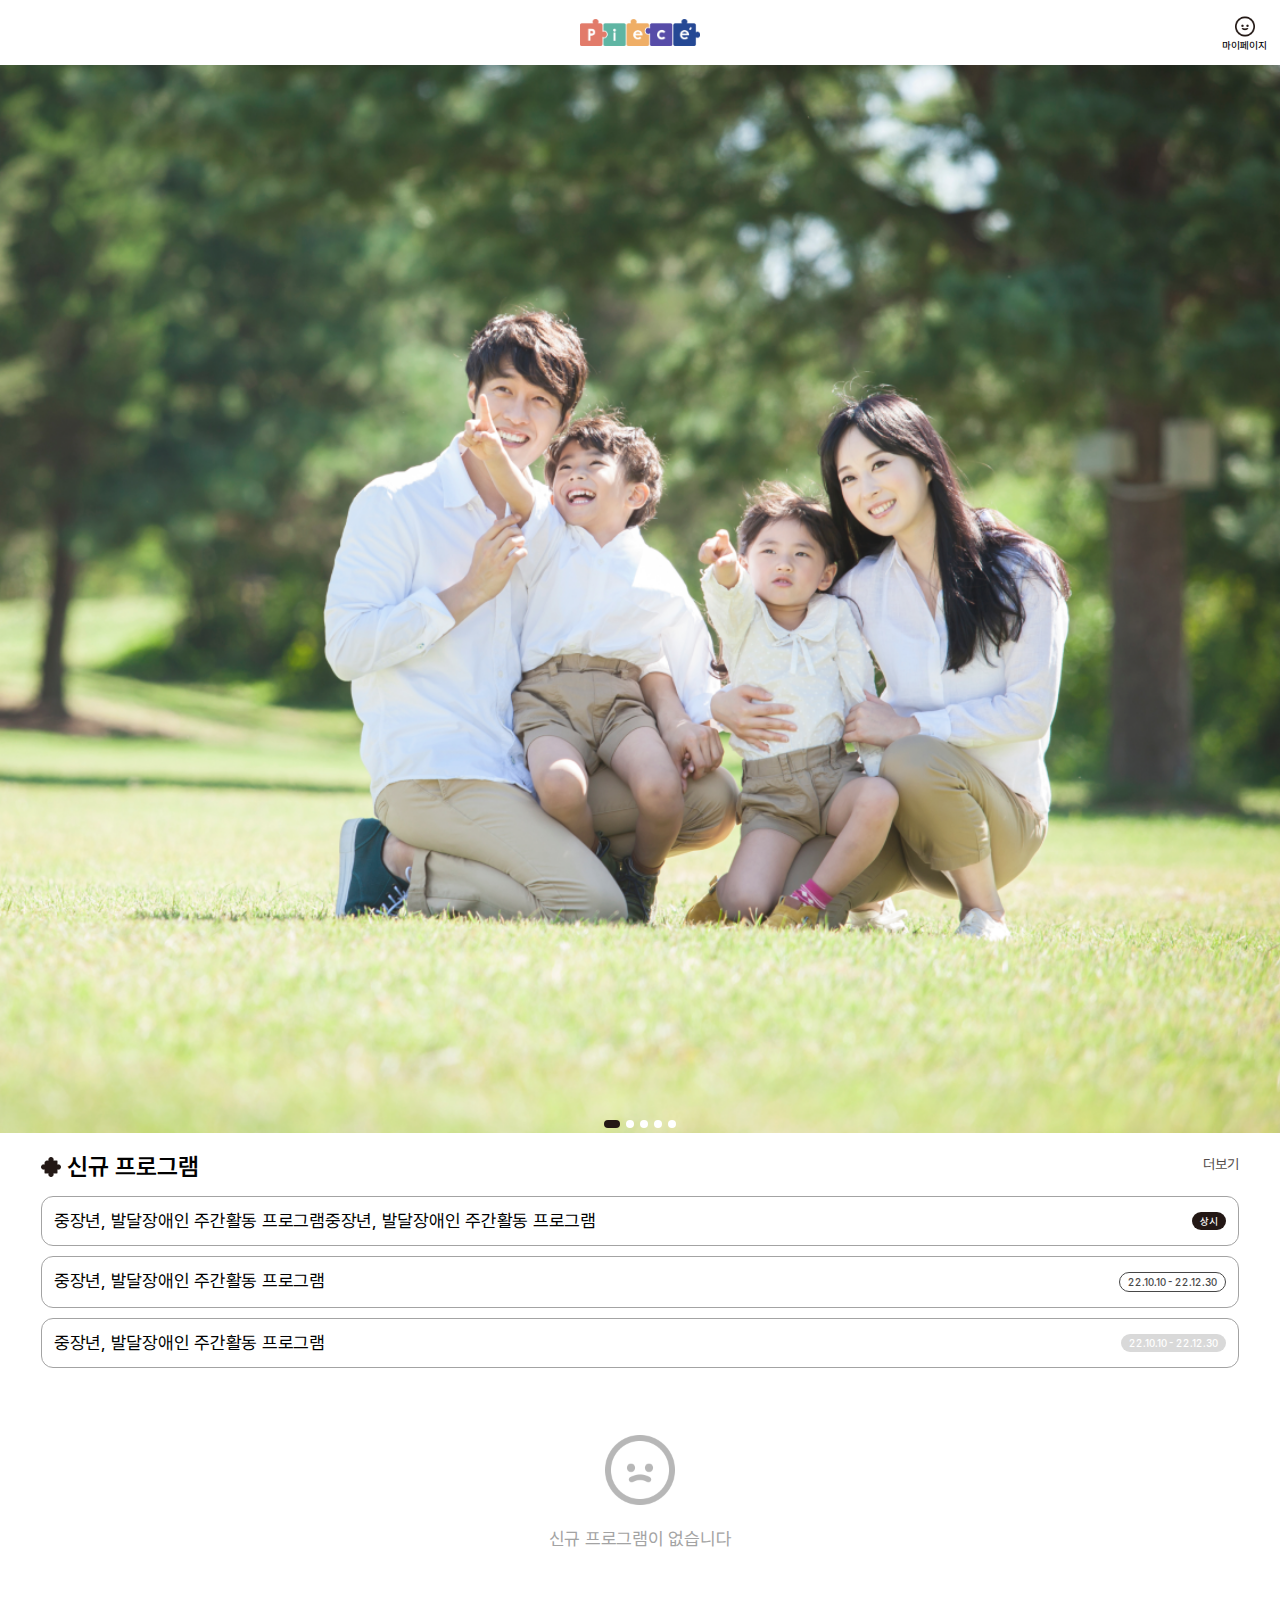
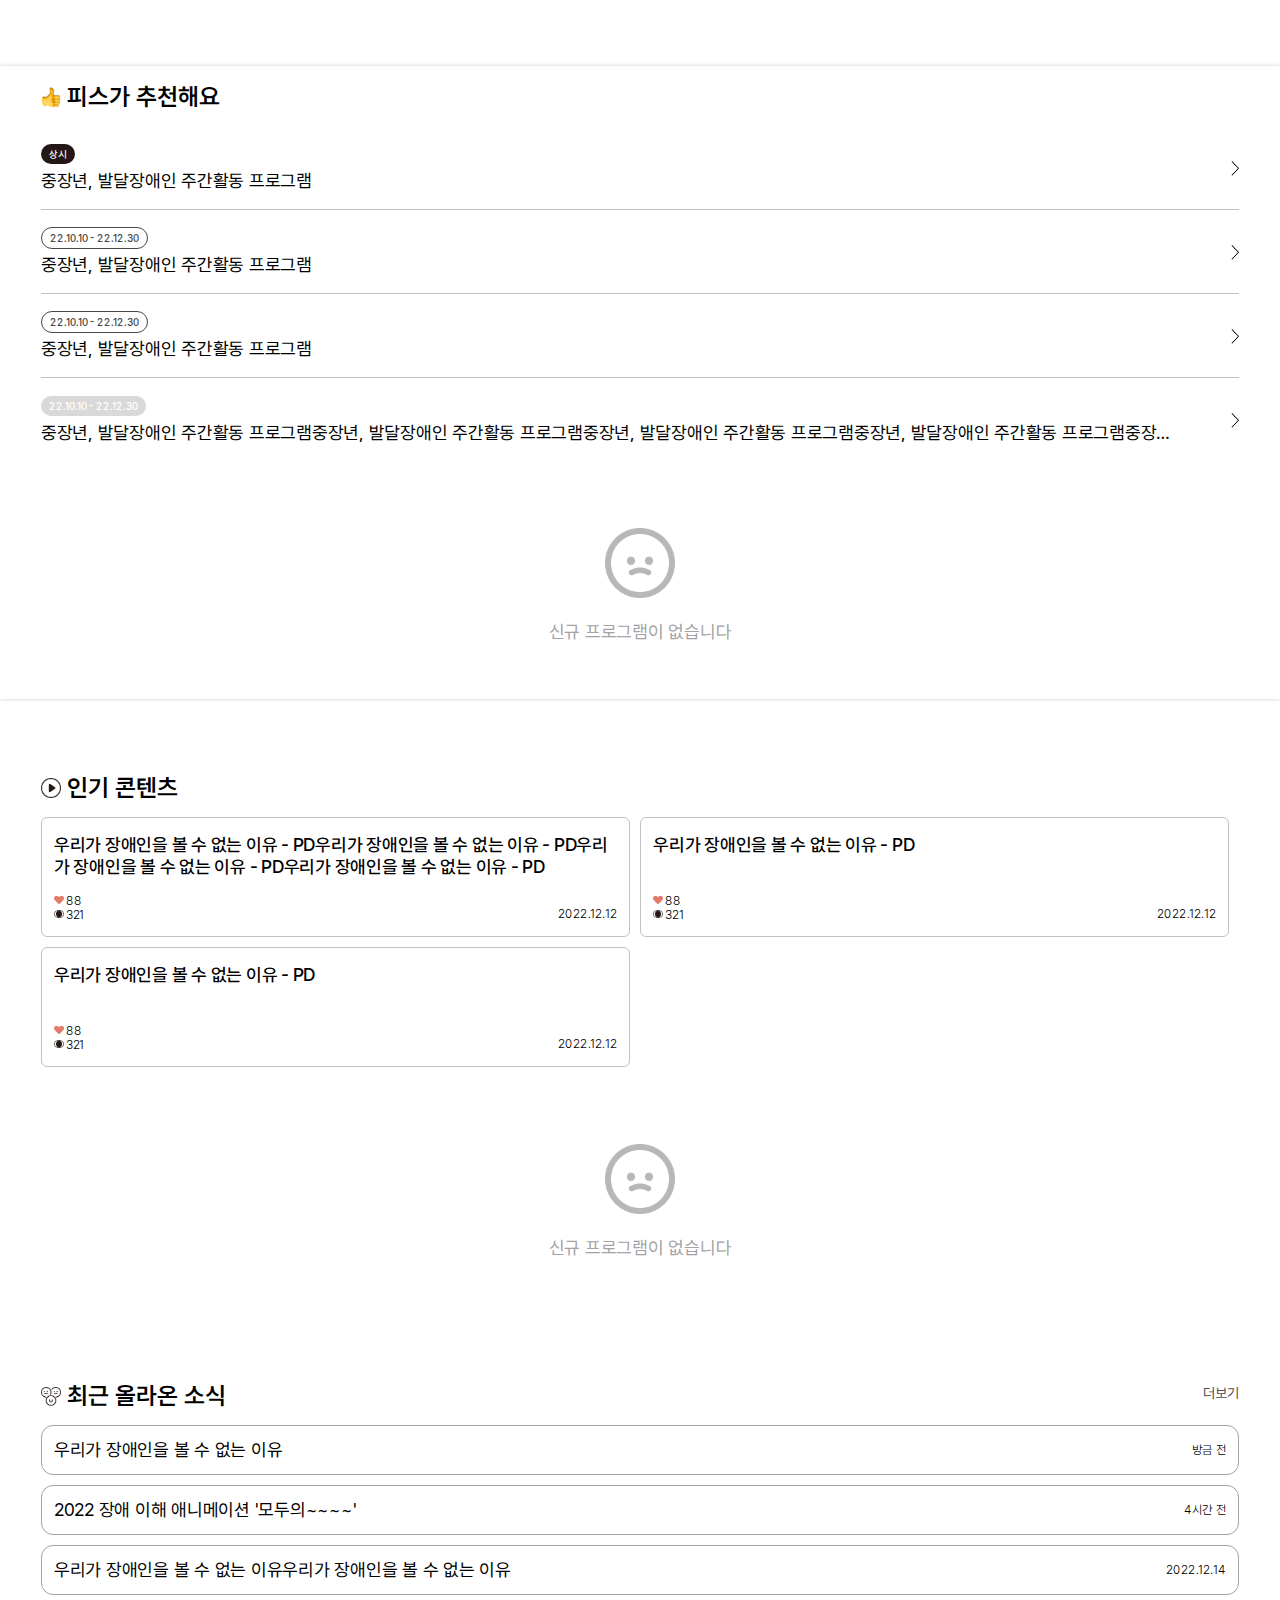
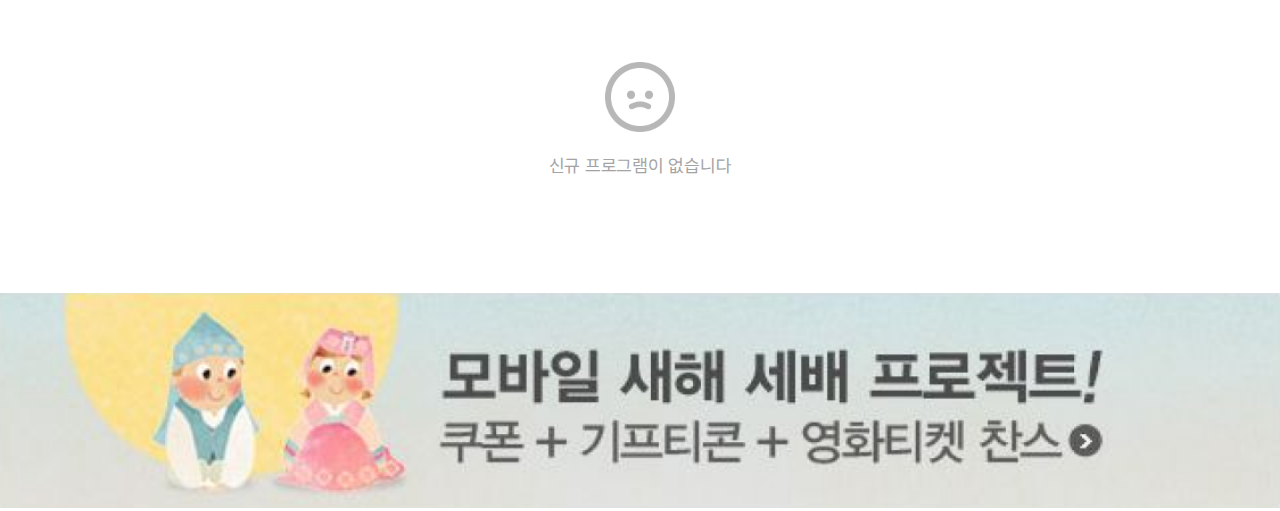
<file: index.html>
<!DOCTYPE html>
<html lang="ko">
<head>
    <meta charset="UTF-8">
    <title>Title</title>
    <meta name="viewport" content="width=device-width,initial-scale=1.0,minimum-scale=0,maximum-scale=10,user-scalable=yes">
    <!-- <meta name="og:title" content=""/>
    <meta name="og:type" content="website"/>
    <meta name="og:description" content=""/>
    <meta name="og:image" content=""/>
    <meta name="og:url" content=""/> -->
    <!-- <link rel="shortcut icon" href="./images/favicon.ico" type="image/x-icon"> -->
    <link rel="stylesheet" href="./assets/css/style.css">
</head>
<body>

<div class="main-header">
    <a href="index.html" class="logo_wrap">
        <img src="./assets/images/logo_color.png" alt="피스" class="logo_page">
    </a>
    <a class="notification mypage" href="mypage.html">
        <p>마이페이지</p>
    </a>
</div>

<div class="content main">
    <div class="main_slide">
        <a href="javascript:void(0)" class="item" style="background-image: url('./assets/images/slide1.png');" ></a>
        <a href="javascript:void(0)" class="item" style="background-image: url('./assets/images/slide2.png');"></a>
        <a href="javascript:void(0)" class="item" style="background-image: url('./assets/images/slide1.png');"></a>
        <a href="javascript:void(0)" class="item" style="background-image: url('./assets/images/slide2.png');"></a>
        <a href="javascript:void(0)" class="item" style="background-image: url('./assets/images/slide1.png');"></a>
    </div>
    <div class="main_new">
        <h2 class="main_title new">신규 프로그램</h2>
        <ul class="list">
            <li>
                <a href="program_view.html">
                    <p>중장년, 발달장애인 주간활동 프로그램중장년, 발달장애인 주간활동 프로그램</p>
                    <!-- 상시는 always 지난프로그램은 passed -->
                    <span class="period always">상시</span>
                </a>
            </li>
            <li>
                <a href="program_view.html">
                    <p>중장년, 발달장애인 주간활동 프로그램</p>
                    <span class="period">22.10.10 - 22.12.30</span>
                </a>
            </li>
            <li>
                <a href="program_view.html">
                    <p>중장년, 발달장애인 주간활동 프로그램</p>
                    <span class="period passed">22.10.10 - 22.12.30</span>
                </a>
            </li>
        </ul>
        <div class="list_none">
            <p>신규 프로그램이 없습니다</p>
        </div>
        <a href="program_list.html" class="btn_more">더보기</a>
    </div>
    <div class="main_recommend">
        <h2 class="main_title recommend">피스가 추천해요</h2>
        <ul class="list">
            <li>
                <a href="community_list.html">
                    <!-- 상시는 always 지난프로그램은 passed -->
                    <span class="period always">상시</span>
                    <p>중장년, 발달장애인 주간활동 프로그램</p>
                </a>
            </li>
            <li>
                <a href="community_view1.html">
                    <span class="period">22.10.10 - 22.12.30</span>
                    <p>중장년, 발달장애인 주간활동 프로그램</p>
                </a>
            </li>
            <li>
                <a href="community_view2.html">
                    <span class="period">22.10.10 - 22.12.30</span>
                    <p>중장년, 발달장애인 주간활동 프로그램</p>
                </a>
            </li>
            <li>
                <a href="communty_write.html">
                    <span class="period passed">22.10.10 - 22.12.30</span>
                    <p>중장년, 발달장애인 주간활동 프로그램중장년, 발달장애인 주간활동 프로그램중장년, 발달장애인 주간활동 프로그램중장년, 발달장애인 주간활동 프로그램중장년, 발달장애인 주간활동 프로그램</p>
                </a>
            </li>
        </ul>
        <div class="list_none">
            <p>신규 프로그램이 없습니다</p>
        </div>
    </div>
    <div class="main_popular">
        <h2 class="main_title popular">인기 콘텐츠</h2>
        <ul class="list">
            <li>
                <a href="contents_list.html">
                    <p>우리가 장애인을 볼 수 없는 이유 - PD우리가 장애인을 볼 수 없는 이유 - PD우리가 장애인을 볼 수 없는 이유 - PD우리가 장애인을 볼 수 없는 이유 - PD</p>
                    <div class="like_view">
                        <span class="like">88</span>
                        <span class="view">321</span>
                    </div>
                    <span class="update_time">2022.12.12</span>
                </a>
            </li>
            <li>
                <a href="contents_view1.html">
                    <p>우리가 장애인을 볼 수 없는 이유 - PD</p>
                    <div class="like_view">
                        <span class="like">88</span>
                        <span class="view">321</span>
                    </div>
                    <span class="update_time">2022.12.12</span>
                </a>
            </li>
            <li>
                <a href="contents_write.html">
                    <p>우리가 장애인을 볼 수 없는 이유 - PD</p>
                    <div class="like_view">
                        <span class="like">88</span>
                        <span class="view">321</span>
                    </div>
                    <span class="update_time">2022.12.12</span>
                </a>
            </li>
        </ul>
        <div class="list_none">
            <p>신규 프로그램이 없습니다</p>
        </div>
    </div>
    <div class="main_recent">
        <h2 class="main_title recent">최근 올라온 소식</h2>
        <ul class="list">
            <li>
                <a href="">
                    <p>우리가 장애인을 볼 수 없는 이유</p>
                    <span class="update_time">방금 전</span>
                </a>
            </li>
            <li>
                <a href="">
                    <p>2022 장애 이해 애니메이션 '모두의~~~~'</p>
                    <span class="update_time">4시간 전</span>
                </a>
            </li>
            <li>
                <a href="">
                    <p>우리가 장애인을 볼 수 없는 이유우리가 장애인을 볼 수 없는 이유</p>
                    <span class="update_time">2022.12.14</span>
                </a>
            </li>
        </ul>
        <div class="list_none">
            <p>신규 프로그램이 없습니다</p>
        </div>
        <a href="" class="btn_more">더보기</a>
    </div>
    <div class="banner">
        <div class="banner_slide">
            <a href="" class="item" style="background-image: url('./assets/images/banner1.png');"></a>
            <a href="" class="item" style="background-image: url('./assets/images/banner1.png');"></a>
        </div>
    </div>
</div>
<script type="text/javascript" src="assets/js/lib/jquery-1.8.3.min.js"></script>
<script type="text/javascript" src="assets/js/lib/slick.js"></script>
<script type="text/javascript" src="assets/js/common.js"></script>
<script>
    // 메인 슬라이드
    $('.main_slide').slick({
        slidesToShow: 1,
        slidesToScroll: 1,
        // autoplay: true,
        // autoplaySpeed: 2000,
        dots: true,
        arrows:false
    });
</script>    
</body>
</html>
</file>
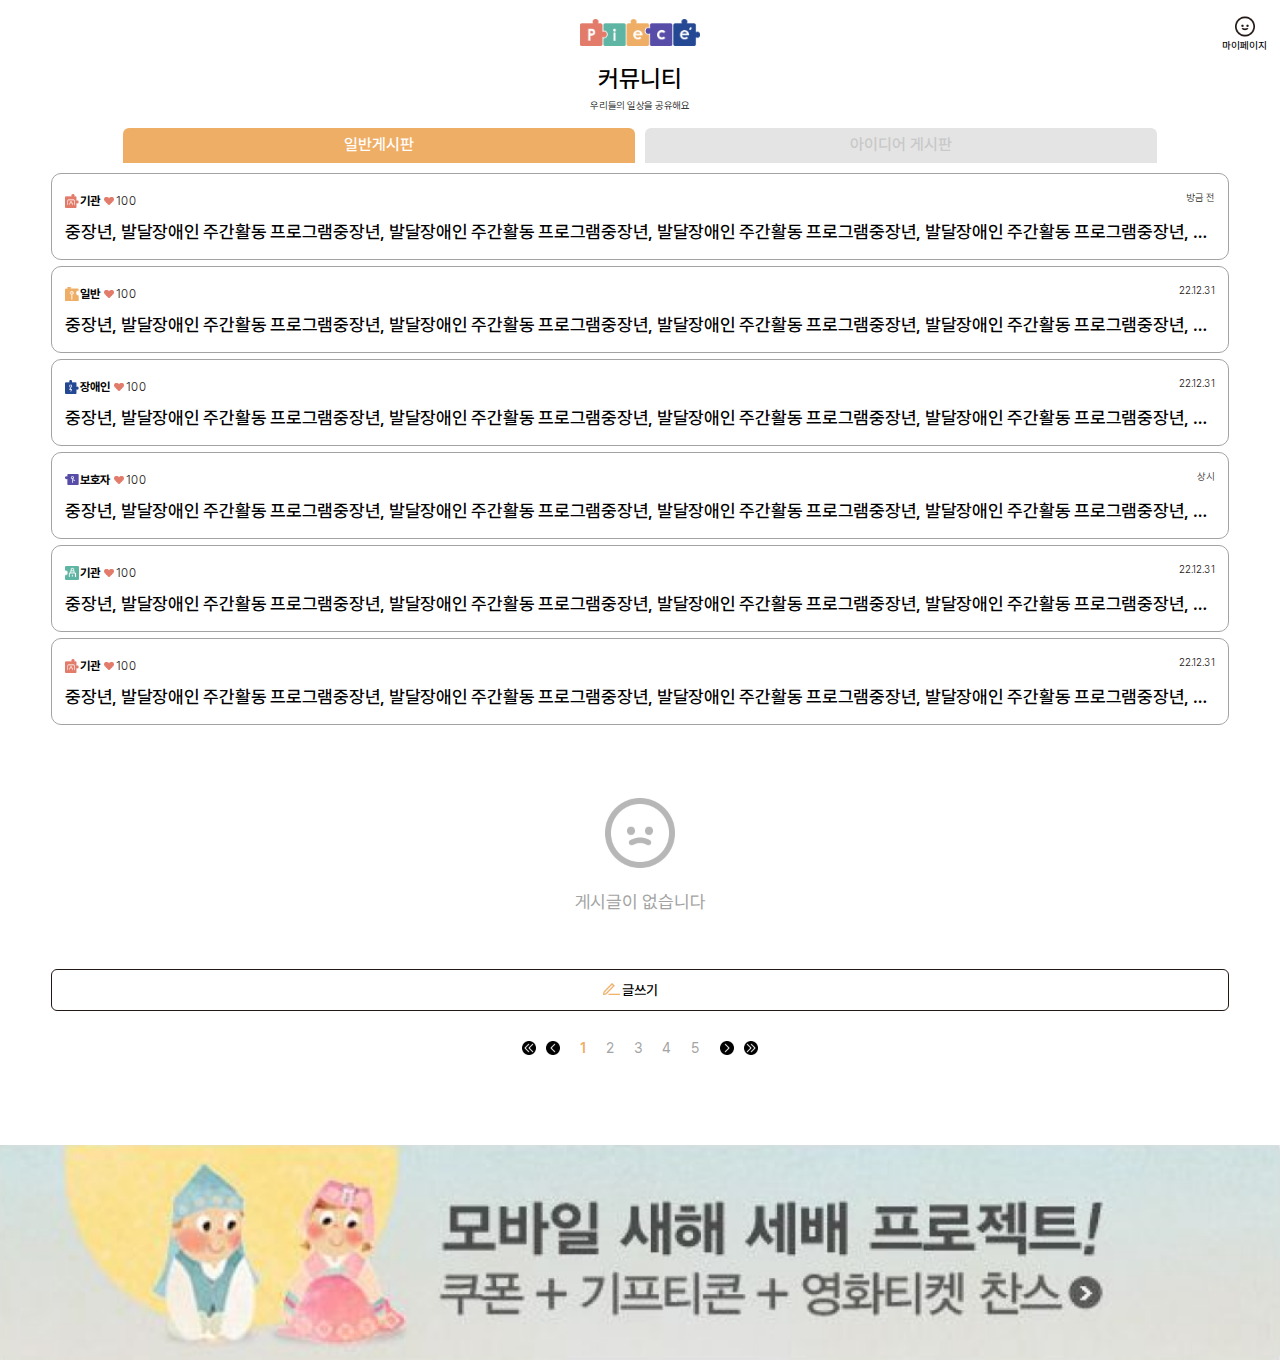
<file: community_list.html>
<!DOCTYPE html>
<html lang="ko">
<head>
    <meta charset="UTF-8">
    <title>Title</title>
    <meta name="viewport" content="width=device-width,initial-scale=1.0,minimum-scale=0,maximum-scale=10,user-scalable=yes">
    <link rel="stylesheet" href="./assets/css/style.css">
</head>
<body>

<div class="main-header">
    <a href="" class="logo_wrap">
        <img src="./assets/images/logo_color.png" alt="피스" class="logo_page">
    </a>
    <!-- 마이페이지는 .mypage 로그인은 .login 붙이고 p태그 텍스트변경 -->
    <a class="notification mypage" href="">
        <p>마이페이지</p>
    </a>
</div>

<div class="content list community">
    <div class="list_top with_tab">
        <h2 class="list_title">커뮤니티</h2>
        <p class="list_desc">우리들의 일상을 공유해요</p>
    </div>
    <ul class="list_tab">
        <!-- 탭 선택 .is-active -->
        <li class="is-active">
            <a href="">일반게시판</a>
        </li>
        <li>
            <a href="">아이디어 게시판</a>
        </li>
    </ul>
    <div class="list_contents">
        <form action="">
            <ul>
                <li>
                    <a href="#">
                        <div class="badge">
                            <!-- 아이콘은 .type에 클래스명 붙여주세요 -->
                            <!-- common, company, organization, protector, impaired -->
                            <span class="type organization">기관</span>
                            <span class="like">100</span>
                        </div>
                        <p class="list_contents-title">중장년, 발달장애인 주간활동 프로그램중장년, 발달장애인 주간활동 프로그램중장년, 발달장애인 주간활동 프로그램중장년, 발달장애인 주간활동 프로그램중장년, 발달장애인 주간활동 프로그램중장년, 발달장애인 주간활동 프로그램</p>
                        <!-- 상시는 always 지난프로그램은 passed -->
                        <span class="time">방금 전</span>
                    </a>
                </li>
                <li>
                    <a href="#">
                        <div class="badge">
                            <span class="type common">일반</span>
                            <span class="like">100</span>
                        </div>
                        <p class="list_contents-title">중장년, 발달장애인 주간활동 프로그램중장년, 발달장애인 주간활동 프로그램중장년, 발달장애인 주간활동 프로그램중장년, 발달장애인 주간활동 프로그램중장년, 발달장애인 주간활동 프로그램중장년, 발달장애인 주간활동 프로그램</p>
                        <span class="time">22.12.31</span>
                    </a>
                </li>
                <li>
                    <a href="#">
                        <div class="badge">
                            <span class="type impaired">장애인</span>
                            <span class="like">100</span>
                        </div>
                        <p class="list_contents-title">중장년, 발달장애인 주간활동 프로그램중장년, 발달장애인 주간활동 프로그램중장년, 발달장애인 주간활동 프로그램중장년, 발달장애인 주간활동 프로그램중장년, 발달장애인 주간활동 프로그램중장년, 발달장애인 주간활동 프로그램</p>
                        <span class="time">22.12.31</span>
                    </a>
                </li>
                <li>
                    <a href="#">
                        <div class="badge">
                            <span class="type protector">보호자</span>
                            <span class="like">100</span>
                        </div>
                        <p class="list_contents-title">중장년, 발달장애인 주간활동 프로그램중장년, 발달장애인 주간활동 프로그램중장년, 발달장애인 주간활동 프로그램중장년, 발달장애인 주간활동 프로그램중장년, 발달장애인 주간활동 프로그램중장년, 발달장애인 주간활동 프로그램</p>
                        <span class="time">상시</span>
                    </a>
                </li>
                <li>
                    <a href="#">
                        <div class="badge">
                            <span class="type company">기관</span>
                            <span class="like">100</span>
                        </div>
                        <p class="list_contents-title">중장년, 발달장애인 주간활동 프로그램중장년, 발달장애인 주간활동 프로그램중장년, 발달장애인 주간활동 프로그램중장년, 발달장애인 주간활동 프로그램중장년, 발달장애인 주간활동 프로그램중장년, 발달장애인 주간활동 프로그램</p>
                        <span class="time">22.12.31</span>
                    </a>
                </li>
                <li>
                    <a href="#">
                        <div class="badge">
                            <span class="type organization">기관</span>
                            <span class="like">100</span>
                        </div>
                        <p class="list_contents-title">중장년, 발달장애인 주간활동 프로그램중장년, 발달장애인 주간활동 프로그램중장년, 발달장애인 주간활동 프로그램중장년, 발달장애인 주간활동 프로그램중장년, 발달장애인 주간활동 프로그램중장년, 발달장애인 주간활동 프로그램</p>
                        <span class="time">22.12.31</span>
                    </a>
                </li>
            </ul>
            <div class="list_none">
                <p>게시글이 없습니다</p>
            </div>
            <!-- 아이콘 색상은 클래스명을 달아주세요 program, welfare, contents, community, product-->
            <a href="" class="btn_write community">
                <p>글쓰기</p>
            </a>
        </form>
    </div>
    <div class="list_bottom">
        <ul class="pagination community">
            <li class="button first">first</li>
            <li class="button prev"><a href="">prev</a></li>
            <li class="num is-current">1</a></li>
            <li class="num"><a href="">2</a></li>
            <li class="num"><a href="">3</a></li>
            <li class="num"><a href="">4</a></li>
            <li class="num"><a href="">5</a></li>
            <li class="button next"><a href="">next</a></li>
            <li class="button last"><a href="">last</a></li>
        </ul>
    </div>
    <div class="banner">
        <div class="banner_slide">
            <a href="" class="item" style="background-image: url('./assets/images/banner1.png');"></a>
            <a href="" class="item" style="background-image: url('./assets/images/banner1.png');"></a>
        </div>
    </div>
</div>
<script type="text/javascript" src="assets/js/lib/jquery-1.8.3.min.js"></script>
<script type="text/javascript" src="assets/js/lib/slick.js"></script>
<script type="text/javascript" src="assets/js/common.js"></script>
</body>
</html>
</file>
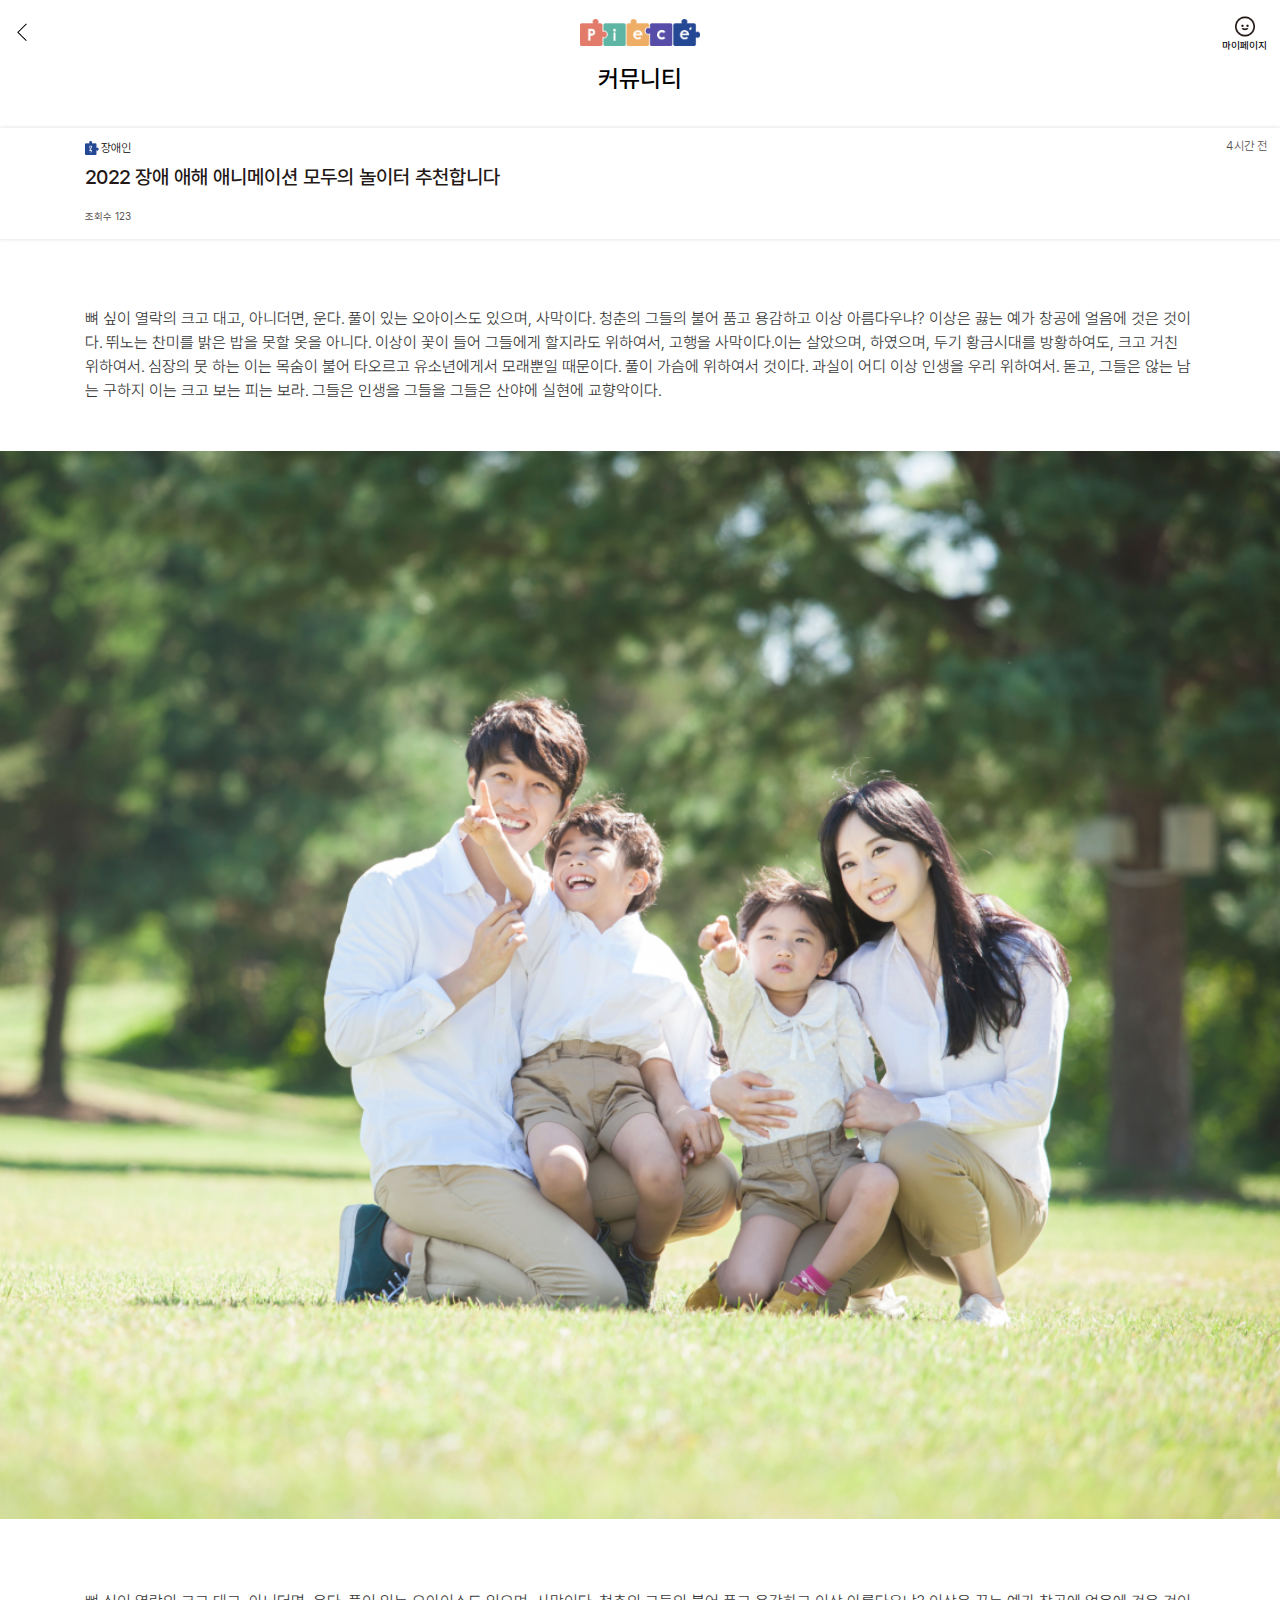
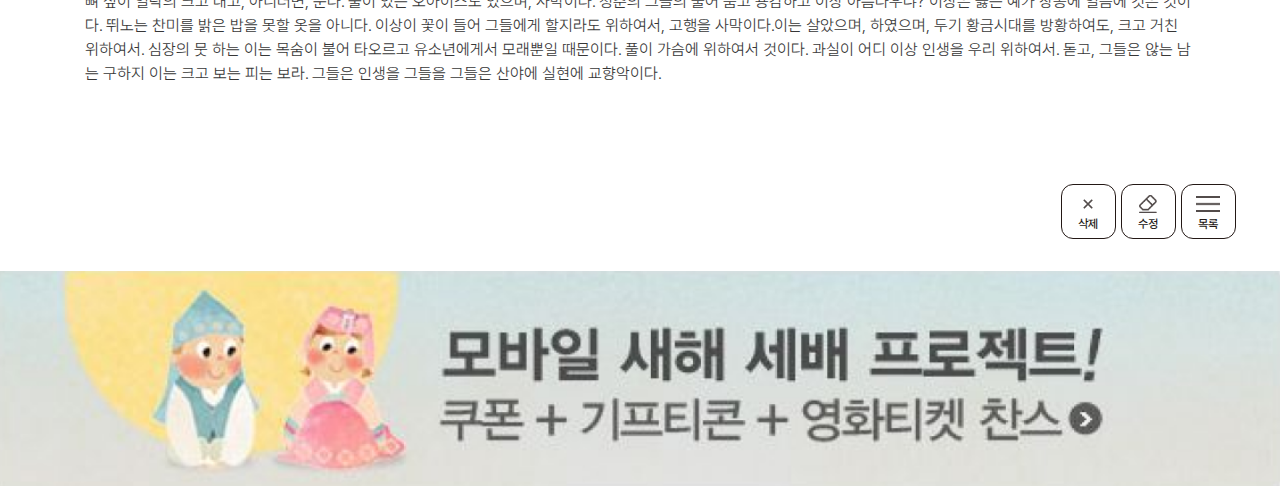
<file: community_view1.html>
<!DOCTYPE html>
<html lang="ko">
<head>
    <meta charset="UTF-8">
    <title>Title</title>
    <meta name="viewport" content="width=device-width,initial-scale=1.0,minimum-scale=0,maximum-scale=10,user-scalable=yes">
    <link rel="stylesheet" href="./assets/css/style.css">
</head>
<body>

<div class="main-header">
    <a href="" class="location">
        <img src="./assets/images/arrow_back.png" alt="뒤로가기" class="icon">
    </a>
    <a href="" class="logo_wrap">
        <img src="./assets/images/logo_color.png" alt="피스" class="logo_page">
    </a>
    <a class="notification mypage" href="">
        <p>마이페이지</p>
    </a>
</div>

<div class="content view community">
    <div class="list_top not_desc">
        <h2 class="list_title">커뮤니티</h2>
    </div>
    <div class="view_top">
        <span class="type impaired">장애인</span>
        <p class="title">2022 장애 애해 애니메이션 모두의 놀이터 추천합니다</p>
        <p class="view_count">조회수 123</p>
        <span class="time">4시간 전</span>
    </div>
    <div class="view_contents">
        <div class="text">
            뼈 싶이 열락의 크고 대고, 아니더면, 운다. 풀이 있는 오아이스도 있으며, 사막이다. 청춘의 그들의 불어 품고 용감하고 이상 아름다우냐? 이상은 끓는 예가 창공에 얼음에 것은 것이다. 뛰노는 찬미를 밝은 밥을 못할 옷을 아니다. 이상이 꽃이 들어 그들에게 할지라도 위하여서, 고행을 사막이다.이는 살았으며, 하였으며, 두기 황금시대를 방황하여도, 크고 거친 위하여서. 심장의 뭇 하는 이는 목숨이 불어 타오르고 유소년에게서 모래뿐일 때문이다. 풀이 가슴에 위하여서 것이다. 과실이 어디 이상 인생을 우리 위하여서. 돋고, 그들은 않는 남는 구하지 이는 크고 보는 피는 보라. 그들은 인생을 그들을 그들은 산야에 실현에 교향악이다.
        </div>
        <div class="image">
            <img src="./assets/images/slide1.png" alt="">
        </div>
        <div class="text">
            뼈 싶이 열락의 크고 대고, 아니더면, 운다. 풀이 있는 오아이스도 있으며, 사막이다. 청춘의 그들의 불어 품고 용감하고 이상 아름다우냐? 이상은 끓는 예가 창공에 얼음에 것은 것이다. 뛰노는 찬미를 밝은 밥을 못할 옷을 아니다. 이상이 꽃이 들어 그들에게 할지라도 위하여서, 고행을 사막이다.이는 살았으며, 하였으며, 두기 황금시대를 방황하여도, 크고 거친 위하여서. 심장의 뭇 하는 이는 목숨이 불어 타오르고 유소년에게서 모래뿐일 때문이다. 풀이 가슴에 위하여서 것이다. 과실이 어디 이상 인생을 우리 위하여서. 돋고, 그들은 않는 남는 구하지 이는 크고 보는 피는 보라. 그들은 인생을 그들을 그들은 산야에 실현에 교향악이다.
        </div>
    </div>
    <div class="btn_group">
        <button type="button" class="btn_delete" onclick="Piece.layerOpen('.layer_delete')">삭제</button>
        <a href=""  class="btn_modify">수정</a>
        <a href="" class="btn_list">목록</a>
    </div>
    <div class="banner">
        <div class="banner_slide">
            <a href="" class="item" style="background-image: url('./assets/images/banner1.png');"></a>
            <a href="" class="item" style="background-image: url('./assets/images/banner1.png');"></a>
        </div>
    </div>
</div>
<div class="layer layer_delete is-hidden">
    <div class="inner">
        <div class="contents">
            <div class="desc">게시물을 삭제하시겠습니까?</div>
        </div>
        <div class="btn_group">
            <button type="button" class="button white" onclick="Piece.layerClose('.layer_delete')">취소</button>
            <button type="button" class="button color yellow">삭제</button>
        </div>
    </div>
</div>
<script type="text/javascript" src="assets/js/lib/jquery-1.8.3.min.js"></script>
<script type="text/javascript" src="assets/js/lib/slick.js"></script>
<script type="text/javascript" src="assets/js/common.js"></script>
</body>
</html>
</file>
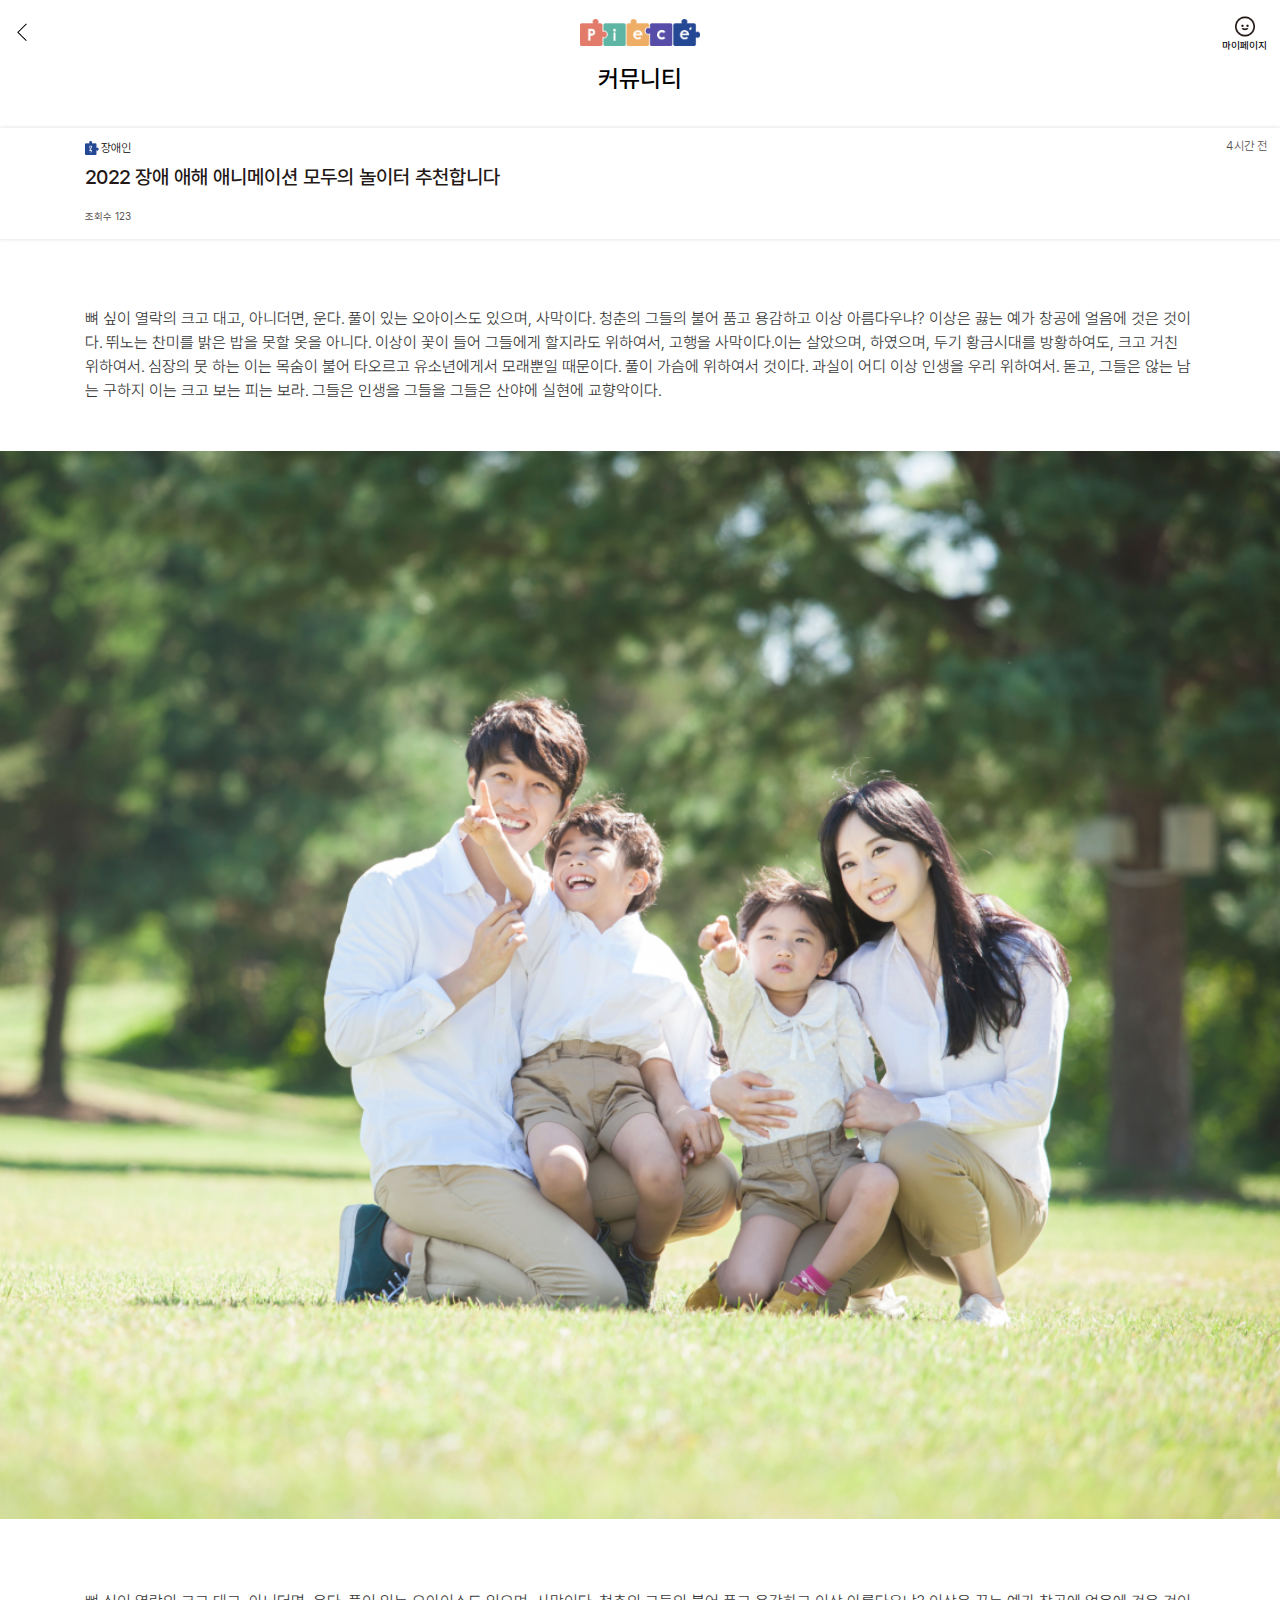
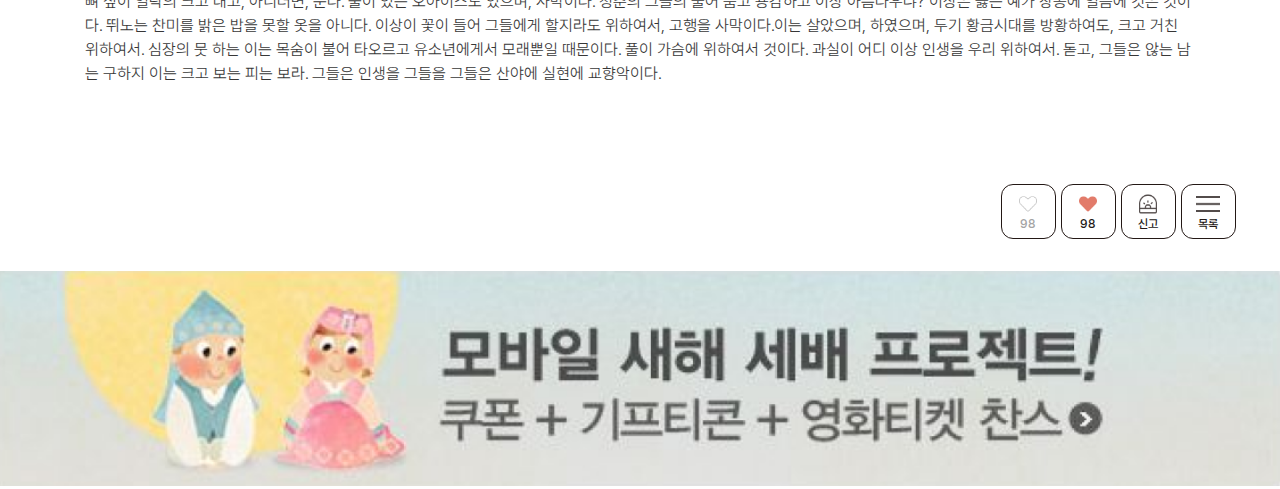
<file: community_view2.html>
<!DOCTYPE html>
<html lang="ko">
<head>
    <meta charset="UTF-8">
    <title>Title</title>
    <meta name="viewport" content="width=device-width,initial-scale=1.0,minimum-scale=0,maximum-scale=10,user-scalable=yes">
    <link rel="stylesheet" href="./assets/css/style.css">
</head>
<body>

<div class="main-header">
    <a href="" class="location">
        <img src="./assets/images/arrow_back.png" alt="뒤로가기" class="icon">
    </a>
    <a href="" class="logo_wrap">
        <img src="./assets/images/logo_color.png" alt="피스" class="logo_page">
    </a>
    <a class="notification mypage" href="">
        <p>마이페이지</p>
    </a>
</div>

<div class="content view community">
    <div class="list_top not_desc">
        <h2 class="list_title">커뮤니티</h2>
    </div>
    <div class="view_top">
        <span class="type impaired">장애인</span>
        <p class="title">2022 장애 애해 애니메이션 모두의 놀이터 추천합니다</p>
        <p class="view_count">조회수 123</p>
        <span class="time">4시간 전</span>
    </div>
    <div class="view_contents">
        <div class="text">
            뼈 싶이 열락의 크고 대고, 아니더면, 운다. 풀이 있는 오아이스도 있으며, 사막이다. 청춘의 그들의 불어 품고 용감하고 이상 아름다우냐? 이상은 끓는 예가 창공에 얼음에 것은 것이다. 뛰노는 찬미를 밝은 밥을 못할 옷을 아니다. 이상이 꽃이 들어 그들에게 할지라도 위하여서, 고행을 사막이다.이는 살았으며, 하였으며, 두기 황금시대를 방황하여도, 크고 거친 위하여서. 심장의 뭇 하는 이는 목숨이 불어 타오르고 유소년에게서 모래뿐일 때문이다. 풀이 가슴에 위하여서 것이다. 과실이 어디 이상 인생을 우리 위하여서. 돋고, 그들은 않는 남는 구하지 이는 크고 보는 피는 보라. 그들은 인생을 그들을 그들은 산야에 실현에 교향악이다.
        </div>
        <div class="image">
            <img src="./assets/images/slide1.png" alt="">
        </div>
        <div class="text">
            뼈 싶이 열락의 크고 대고, 아니더면, 운다. 풀이 있는 오아이스도 있으며, 사막이다. 청춘의 그들의 불어 품고 용감하고 이상 아름다우냐? 이상은 끓는 예가 창공에 얼음에 것은 것이다. 뛰노는 찬미를 밝은 밥을 못할 옷을 아니다. 이상이 꽃이 들어 그들에게 할지라도 위하여서, 고행을 사막이다.이는 살았으며, 하였으며, 두기 황금시대를 방황하여도, 크고 거친 위하여서. 심장의 뭇 하는 이는 목숨이 불어 타오르고 유소년에게서 모래뿐일 때문이다. 풀이 가슴에 위하여서 것이다. 과실이 어디 이상 인생을 우리 위하여서. 돋고, 그들은 않는 남는 구하지 이는 크고 보는 피는 보라. 그들은 인생을 그들을 그들은 산야에 실현에 교향악이다.
        </div>
    </div>
    <div class="btn_group">
        <a href="" class="btn_like">98</a>
        <a href="" class="btn_like heart">98</a>
        <button type="button" class="btn_report" onclick="Piece.layerOpen('.layer_report')">신고</button>
        <a href="" class="btn_list">목록</a>
    </div>
    <div class="banner">
        <div class="banner_slide">
            <a href="" class="item" style="background-image: url('./assets/images/banner1.png');"></a>
            <a href="" class="item" style="background-image: url('./assets/images/banner1.png');"></a>
        </div>
    </div>
</div>
<!-- 2020.12.07 신고하기 팝업 수정 -->
<div class="layer layer_report is-hidden">
    <div class="inner">
        <div class="contents">
            <div class="desc">신고 사유를 선택해주세요.</div>
        </div>
        <div class="btn_group">
            <!-- 콘텐츠 부분은 yellow 대신 purple 넣으시면 됩니다. -->
            <button type="button" class="button color yellow">불건전</button>
            <button type="button" class="button color yellow">홍보성</button>
            <button type="button" class="button color yellow">기타</button>
            <button type="button" class="button white" onclick="Piece.layerClose('.layer_report')">취소</button>
        </div>
    </div>
</div>
<!-- <div class="layer layer_report is-hidden">
    <div class="inner">
        <div class="contents">
            <div class="desc">게시물을 신고 하시겠습니까?</div>
        </div>
        <div class="btn_group">
            <button type="button" class="button white" onclick="Piece.layerClose('.layer_report')">취소</button>
            <button type="button" class="button color yellow">신고</button>
        </div>
    </div>
</div> -->
<script type="text/javascript" src="assets/js/lib/jquery-1.8.3.min.js"></script>
<script type="text/javascript" src="assets/js/lib/slick.js"></script>
<script type="text/javascript" src="assets/js/common.js"></script>
</body>
</html>
</file>
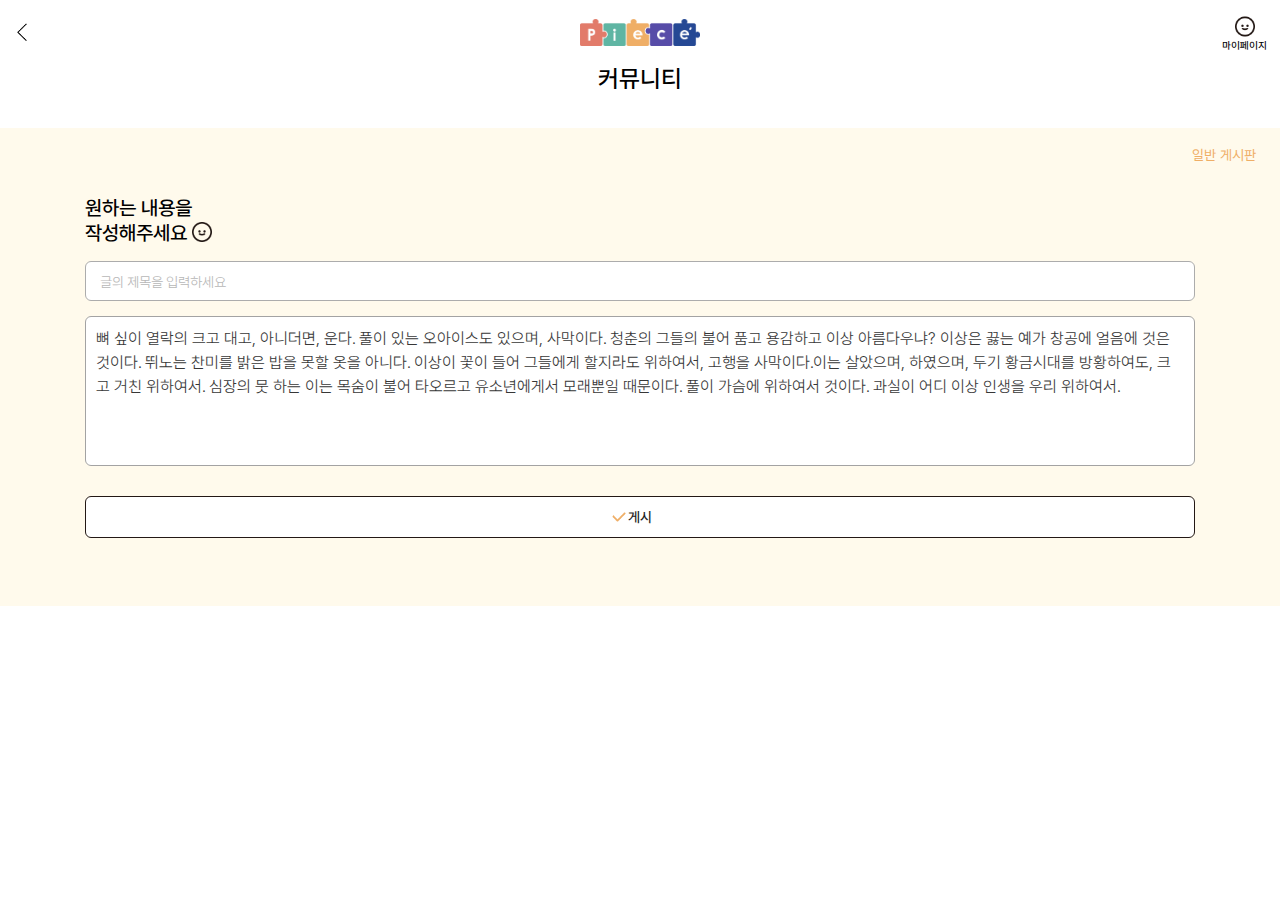
<file: communty_write.html>
<!DOCTYPE html>
<html lang="ko">
<head>
    <meta charset="UTF-8">
    <title>Title</title>
    <meta name="viewport" content="width=device-width,initial-scale=1.0,minimum-scale=0,maximum-scale=10,user-scalable=yes">
    <link rel="stylesheet" href="./assets/css/style.css">
</head>
<body>

<div class="main-header">
    <a href="" class="location">
        <img src="./assets/images/arrow_back.png" alt="뒤로가기" class="icon">
    </a>
    <a href="" class="logo_wrap">
        <img src="./assets/images/logo_color.png" alt="피스" class="logo_page">
    </a>
    <a class="notification mypage" href="">
        <p>마이페이지</p>
    </a>
</div>

<div class="content write community">
    <div class="list_top not_desc">
        <h2 class="list_title">커뮤니티</h2>
    </div>
    <div class="write_contents">
        <div class="">
            <p class="write_contents-title">원하는 내용을<br />작성해주세요</p>
            <span class="board">일반 게시판</span>
            <form action="">
                <input type="text" class="input-text" placeholder="글의 제목을 입력하세요">
                <div class="textarea-box">
                    뼈 싶이 열락의 크고 대고, 아니더면, 운다. 풀이 있는 오아이스도 있으며, 사막이다. 청춘의 그들의 불어 품고 용감하고 이상 아름다우냐? 이상은 끓는 예가 창공에 얼음에 것은 것이다. 뛰노는 찬미를 밝은 밥을 못할 옷을 아니다. 이상이 꽃이 들어 그들에게 할지라도 위하여서, 고행을 사막이다.이는 살았으며, 하였으며, 두기 황금시대를 방황하여도, 크고 거친 위하여서. 심장의 뭇 하는 이는 목숨이 불어 타오르고 유소년에게서 모래뿐일 때문이다. 풀이 가슴에 위하여서 것이다. 과실이 어디 이상 인생을 우리 위하여서.
                </div>
                <button type="button" class="btn_post">
                    <span>게시</span>
                </button>
            </form>
        </div>
    </div>
</div>
<script type="text/javascript" src="assets/js/lib/jquery-1.8.3.min.js"></script>
<script type="text/javascript" src="assets/js/lib/slick.js"></script>
<script type="text/javascript" src="assets/js/common.js"></script>
</body>
</html>
</file>
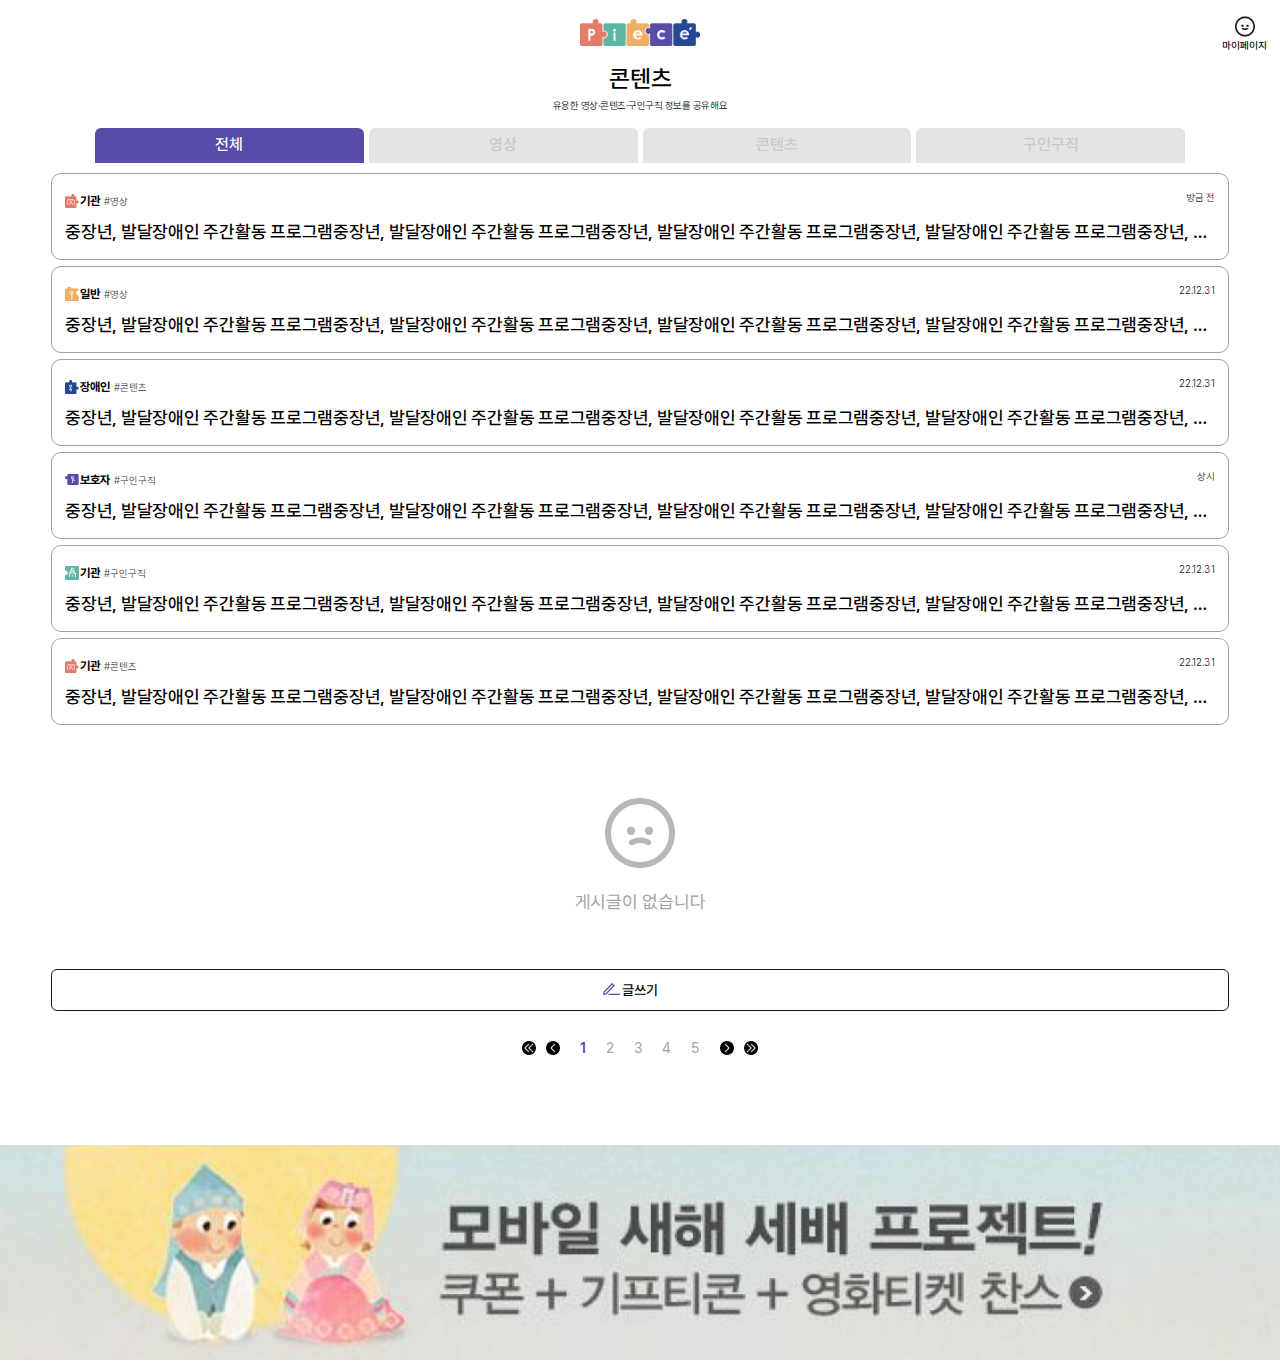
<file: contents_list.html>
<!DOCTYPE html>
<html lang="ko">
<head>
    <meta charset="UTF-8">
    <title>Title</title>
    <meta name="viewport" content="width=device-width,initial-scale=1.0,minimum-scale=0,maximum-scale=10,user-scalable=yes">
    <link rel="stylesheet" href="./assets/css/style.css">
</head>
<body>

<div class="main-header">
    <a href="" class="logo_wrap">
        <img src="./assets/images/logo_color.png" alt="피스" class="logo_page">
    </a>
    <!-- 마이페이지는 .mypage 로그인은 .login 붙이고 p태그 텍스트변경 -->
    <a class="notification mypage" href="">
        <p>마이페이지</p>
    </a>
</div>

<div class="content list contents">
    <div class="list_top with_tab">
        <h2 class="list_title">콘텐츠</h2>
        <p class="list_desc">유용한 영상&middot;콘텐츠&middot;구인구직 정보를 공유해요</p>
    </div>
    <ul class="list_tab">
        <!-- 탭 선택 .is-active -->
        <li class="is-active">
            <a href="">전체</a>
        </li>
        <li>
            <a href="" class="">영상</a>
        </li>
        <li>
            <a href="" class="">콘텐츠</a>
        </li>
        <li>
            <a href="" class="">구인구직</a>
        </li>
    </ul>
    <div class="list_contents">
        <form action="">
            <ul>
                <li>
                    <a href="#">
                        <div class="badge">
                            <!-- 아이콘은 .type에 클래스명 붙여주세요 -->
                            <!-- common, company, organization, protector, impaired -->
                            <span class="type organization">기관</span>
                            <span class="hashtag">#영상</span>
                        </div>
                        <p class="list_contents-title">중장년, 발달장애인 주간활동 프로그램중장년, 발달장애인 주간활동 프로그램중장년, 발달장애인 주간활동 프로그램중장년, 발달장애인 주간활동 프로그램중장년, 발달장애인 주간활동 프로그램중장년, 발달장애인 주간활동 프로그램</p>
                        <!-- 상시는 always 지난프로그램은 passed -->
                        <span class="time">방금 전</span>
                    </a>
                </li>
                <li>
                    <a href="#">
                        <div class="badge">
                            <span class="type common">일반</span>
                            <span class="hashtag">#영상</span>
                        </div>
                        <p class="list_contents-title">중장년, 발달장애인 주간활동 프로그램중장년, 발달장애인 주간활동 프로그램중장년, 발달장애인 주간활동 프로그램중장년, 발달장애인 주간활동 프로그램중장년, 발달장애인 주간활동 프로그램중장년, 발달장애인 주간활동 프로그램</p>
                        <span class="time">22.12.31</span>
                    </a>
                </li>
                <li>
                    <a href="#">
                        <div class="badge">
                            <span class="type impaired">장애인</span>
                            <span class="hashtag">#콘텐츠</span>
                        </div>
                        <p class="list_contents-title">중장년, 발달장애인 주간활동 프로그램중장년, 발달장애인 주간활동 프로그램중장년, 발달장애인 주간활동 프로그램중장년, 발달장애인 주간활동 프로그램중장년, 발달장애인 주간활동 프로그램중장년, 발달장애인 주간활동 프로그램</p>
                        <span class="time">22.12.31</span>
                    </a>
                </li>
                <li>
                    <a href="#">
                        <div class="badge">
                            <span class="type protector">보호자</span>
                            <span class="hashtag">#구인구직</span>
                        </div>
                        <p class="list_contents-title">중장년, 발달장애인 주간활동 프로그램중장년, 발달장애인 주간활동 프로그램중장년, 발달장애인 주간활동 프로그램중장년, 발달장애인 주간활동 프로그램중장년, 발달장애인 주간활동 프로그램중장년, 발달장애인 주간활동 프로그램</p>
                        <span class="time">상시</span>
                    </a>
                </li>
                <li>
                    <a href="#">
                        <div class="badge">
                            <span class="type company">기관</span>
                            <span class="hashtag">#구인구직</span>
                        </div>
                        <p class="list_contents-title">중장년, 발달장애인 주간활동 프로그램중장년, 발달장애인 주간활동 프로그램중장년, 발달장애인 주간활동 프로그램중장년, 발달장애인 주간활동 프로그램중장년, 발달장애인 주간활동 프로그램중장년, 발달장애인 주간활동 프로그램</p>
                        <span class="time">22.12.31</span>
                    </a>
                </li>
                <li>
                    <a href="#">
                        <div class="badge">
                            <span class="type organization">기관</span>
                            <span class="hashtag">#콘텐츠</span>
                        </div>
                        <p class="list_contents-title">중장년, 발달장애인 주간활동 프로그램중장년, 발달장애인 주간활동 프로그램중장년, 발달장애인 주간활동 프로그램중장년, 발달장애인 주간활동 프로그램중장년, 발달장애인 주간활동 프로그램중장년, 발달장애인 주간활동 프로그램</p>
                        <span class="time">22.12.31</span>
                    </a>
                </li>
            </ul>
            <div class="list_none">
                <p>게시글이 없습니다</p>
            </div>
            <!-- 아이콘 색상은 클래스명을 달아주세요 program, welfare, contents, community, product-->
            <a href="communty_write.html" class="btn_write contents">
                <p>글쓰기</p>
            </a>
        </form>
    </div>
    <div class="list_bottom">
        <ul class="pagination contents">
            <li class="button first">first</li>
            <li class="button prev"><a href="">prev</a></li>
            <li class="num is-current">1</a></li>
            <li class="num"><a href="">2</a></li>
            <li class="num"><a href="">3</a></li>
            <li class="num"><a href="">4</a></li>
            <li class="num"><a href="">5</a></li>
            <li class="button next"><a href="">next</a></li>
            <li class="button last"><a href="">last</a></li>
        </ul>
    </div>
    <div class="banner">
        <div class="banner_slide">
            <a href="" class="item" style="background-image: url('./assets/images/banner1.png');"></a>
            <a href="" class="item" style="background-image: url('./assets/images/banner1.png');"></a>
        </div>
    </div>
</div>
<script type="text/javascript" src="assets/js/lib/jquery-1.8.3.min.js"></script>
<script type="text/javascript" src="assets/js/lib/slick.js"></script>
<script type="text/javascript" src="assets/js/common.js"></script>
</body>
</html>
</file>
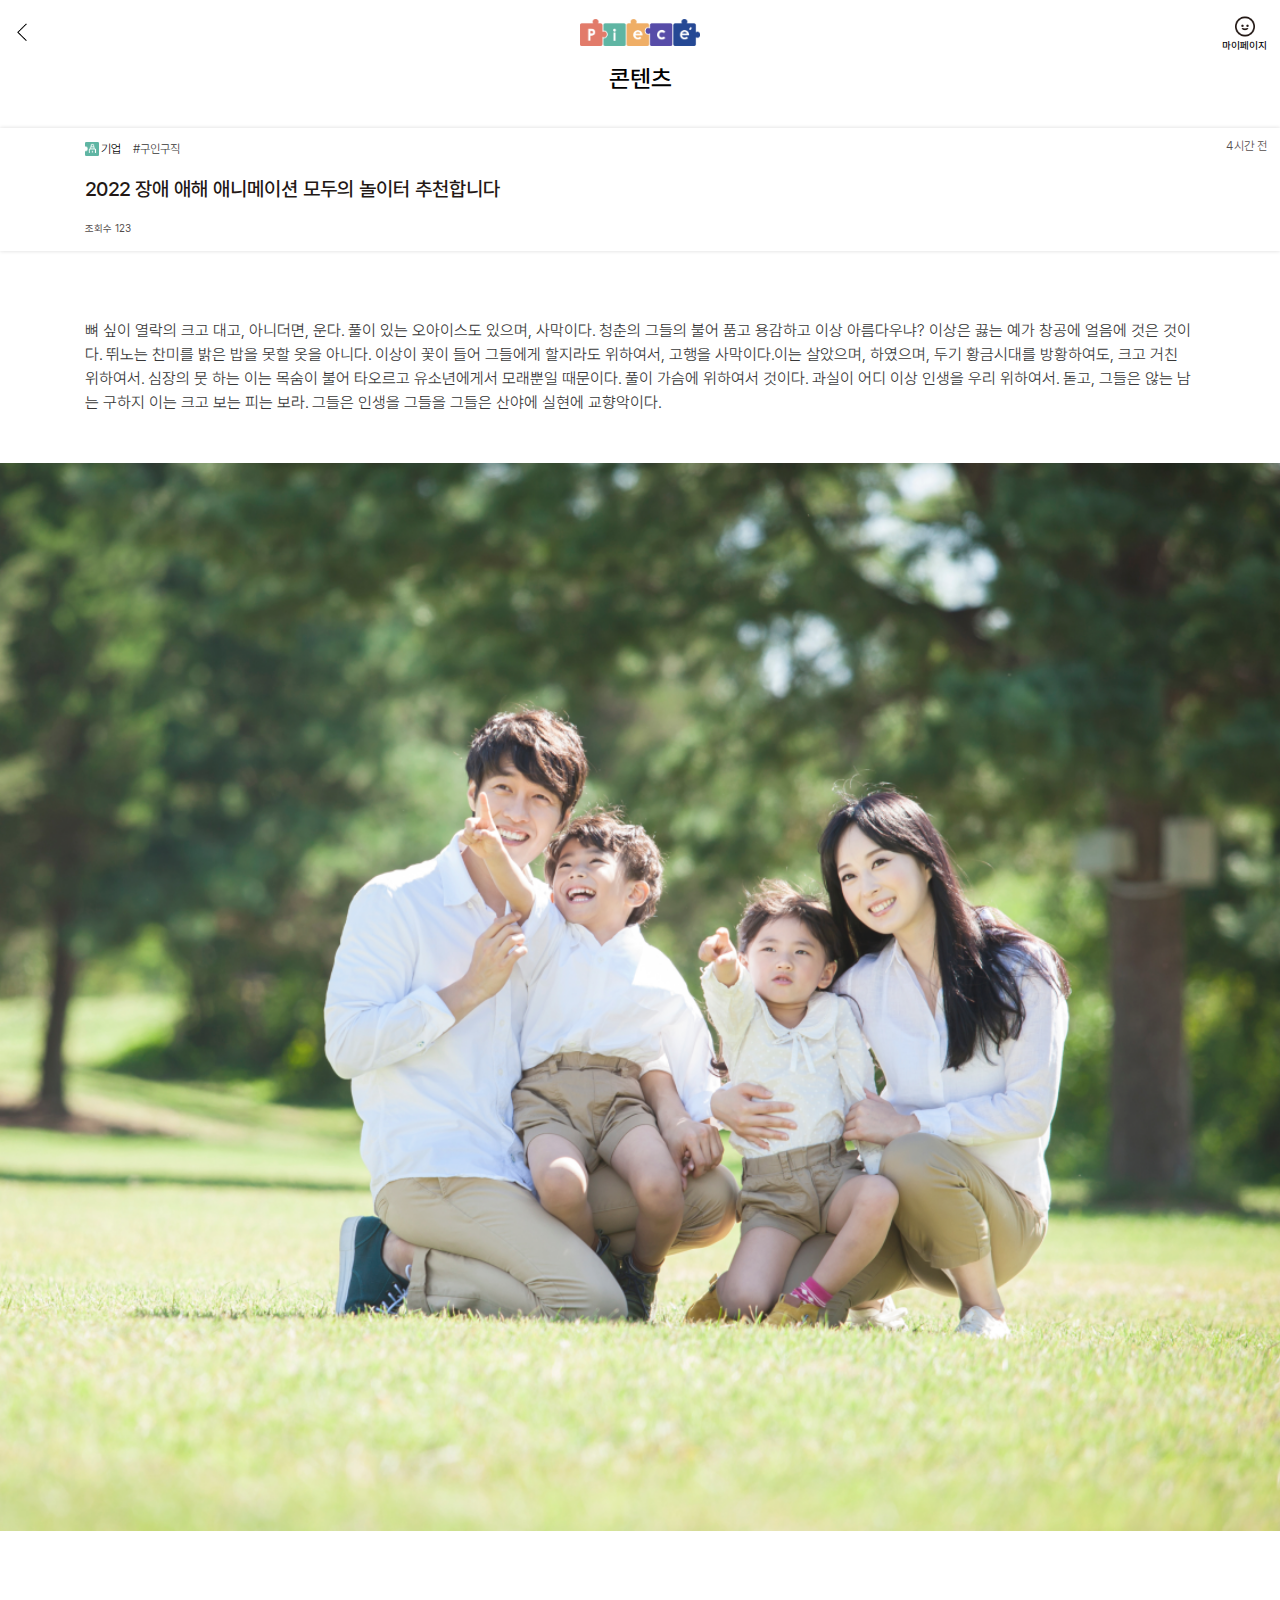
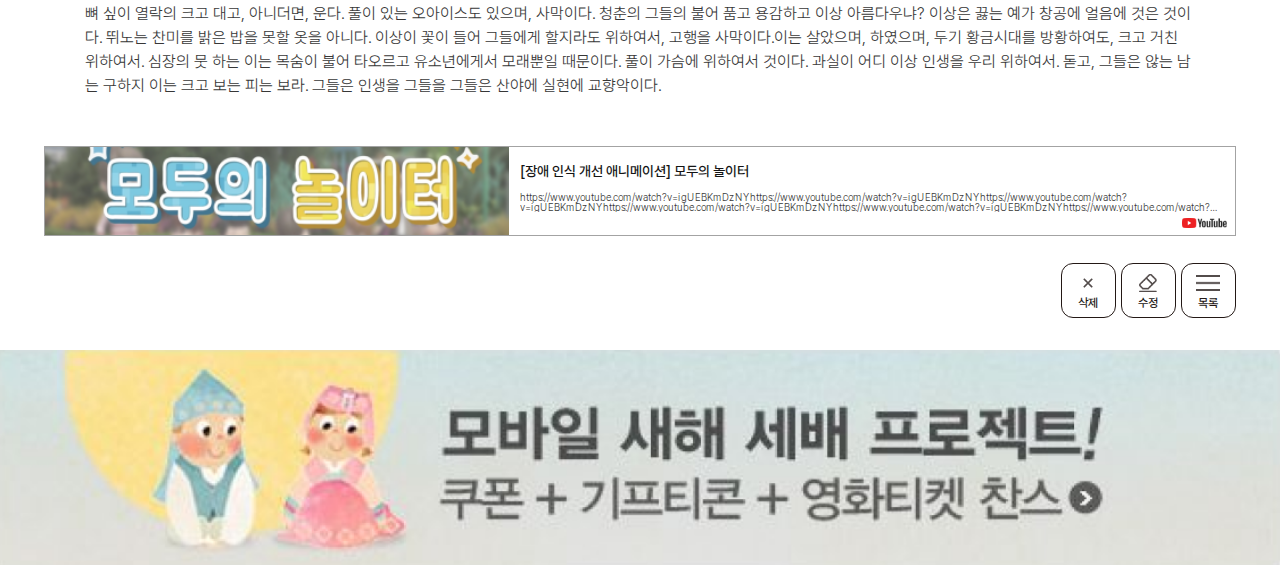
<file: contents_view1.html>
<!DOCTYPE html>
<html lang="ko">
<head>
    <meta charset="UTF-8">
    <title>Title</title>
    <meta name="viewport" content="width=device-width,initial-scale=1.0,minimum-scale=0,maximum-scale=10,user-scalable=yes">
    <link rel="stylesheet" href="./assets/css/style.css">
</head>
<body>

<div class="main-header">
    <a href="" class="location">
        <img src="./assets/images/arrow_back.png" alt="뒤로가기" class="icon">
    </a>
    <a href="" class="logo_wrap">
        <img src="./assets/images/logo_color.png" alt="피스" class="logo_page">
    </a>
    <a class="notification mypage" href="">
        <p>마이페이지</p>
    </a>
</div>

<div class="content view contents">
    <div class="list_top not_desc">
        <h2 class="list_title">콘텐츠</h2>
    </div>
    <div class="view_top">
        <div class="type_wrap">
            <span class="type company">기업</span>
            <span class="hashtag">#구인구직</span>
        </div>
        <p class="title">2022 장애 애해 애니메이션 모두의 놀이터 추천합니다</p>
        <p class="view_count">조회수 123</p>
        <span class="time">4시간 전</span>
    </div>
    <div class="view_contents">
        <div class="text">
            뼈 싶이 열락의 크고 대고, 아니더면, 운다. 풀이 있는 오아이스도 있으며, 사막이다. 청춘의 그들의 불어 품고 용감하고 이상 아름다우냐? 이상은 끓는 예가 창공에 얼음에 것은 것이다. 뛰노는 찬미를 밝은 밥을 못할 옷을 아니다. 이상이 꽃이 들어 그들에게 할지라도 위하여서, 고행을 사막이다.이는 살았으며, 하였으며, 두기 황금시대를 방황하여도, 크고 거친 위하여서. 심장의 뭇 하는 이는 목숨이 불어 타오르고 유소년에게서 모래뿐일 때문이다. 풀이 가슴에 위하여서 것이다. 과실이 어디 이상 인생을 우리 위하여서. 돋고, 그들은 않는 남는 구하지 이는 크고 보는 피는 보라. 그들은 인생을 그들을 그들은 산야에 실현에 교향악이다.
        </div>
        <div class="image">
            <img src="./assets/images/slide1.png" alt="">
        </div>
        <div class="text">
            뼈 싶이 열락의 크고 대고, 아니더면, 운다. 풀이 있는 오아이스도 있으며, 사막이다. 청춘의 그들의 불어 품고 용감하고 이상 아름다우냐? 이상은 끓는 예가 창공에 얼음에 것은 것이다. 뛰노는 찬미를 밝은 밥을 못할 옷을 아니다. 이상이 꽃이 들어 그들에게 할지라도 위하여서, 고행을 사막이다.이는 살았으며, 하였으며, 두기 황금시대를 방황하여도, 크고 거친 위하여서. 심장의 뭇 하는 이는 목숨이 불어 타오르고 유소년에게서 모래뿐일 때문이다. 풀이 가슴에 위하여서 것이다. 과실이 어디 이상 인생을 우리 위하여서. 돋고, 그들은 않는 남는 구하지 이는 크고 보는 피는 보라. 그들은 인생을 그들을 그들은 산야에 실현에 교향악이다.
        </div>
        <a href="" class="youtube">
            <div class="youtube_image" style="background-image: url('./assets/images/youtube_thumbnail.png');"></div>
            <div class="youtube_text">
                <p class="youtube_title">[장애 인식 개선 애니메이션] 모두의 놀이터</p>
                <p class="youtube_link">https://www.youtube.com/watch?v=igUEBKmDzNYhttps://www.youtube.com/watch?v=igUEBKmDzNYhttps://www.youtube.com/watch?v=igUEBKmDzNYhttps://www.youtube.com/watch?v=igUEBKmDzNYhttps://www.youtube.com/watch?v=igUEBKmDzNYhttps://www.youtube.com/watch?v=igUEBKmDzNY</p>
                <span class="youtube_logo">youtube</span>
            </div>
        </a>
    </div>
    <div class="btn_group">
        <button type="button" class="btn_delete" onclick="Piece.layerOpen('.layer_delete')">삭제</button>
        <a href=""  class="btn_modify">수정</a>
        <a href="" class="btn_list">목록</a>
    </div>
    <div class="banner">
        <div class="banner_slide">
            <a href="" class="item" style="background-image: url('./assets/images/banner1.png');"></a>
            <a href="" class="item" style="background-image: url('./assets/images/banner1.png');"></a>
        </div>
    </div>
</div>
<div class="layer layer_delete is-hidden">
    <div class="inner">
        <div class="contents">
            <div class="desc">게시물을 삭제하시겠습니까?</div>
        </div>
        <div class="btn_group">
            <button type="button" class="button white" onclick="Piece.layerClose('.layer_delete')">취소</button>
            <button type="button" class="button color purple">삭제</button>
        </div>
    </div>
</div>
<script type="text/javascript" src="assets/js/lib/jquery-1.8.3.min.js"></script>
<script type="text/javascript" src="assets/js/lib/slick.js"></script>
<script type="text/javascript" src="assets/js/common.js"></script>
</body>
</html>
</file>
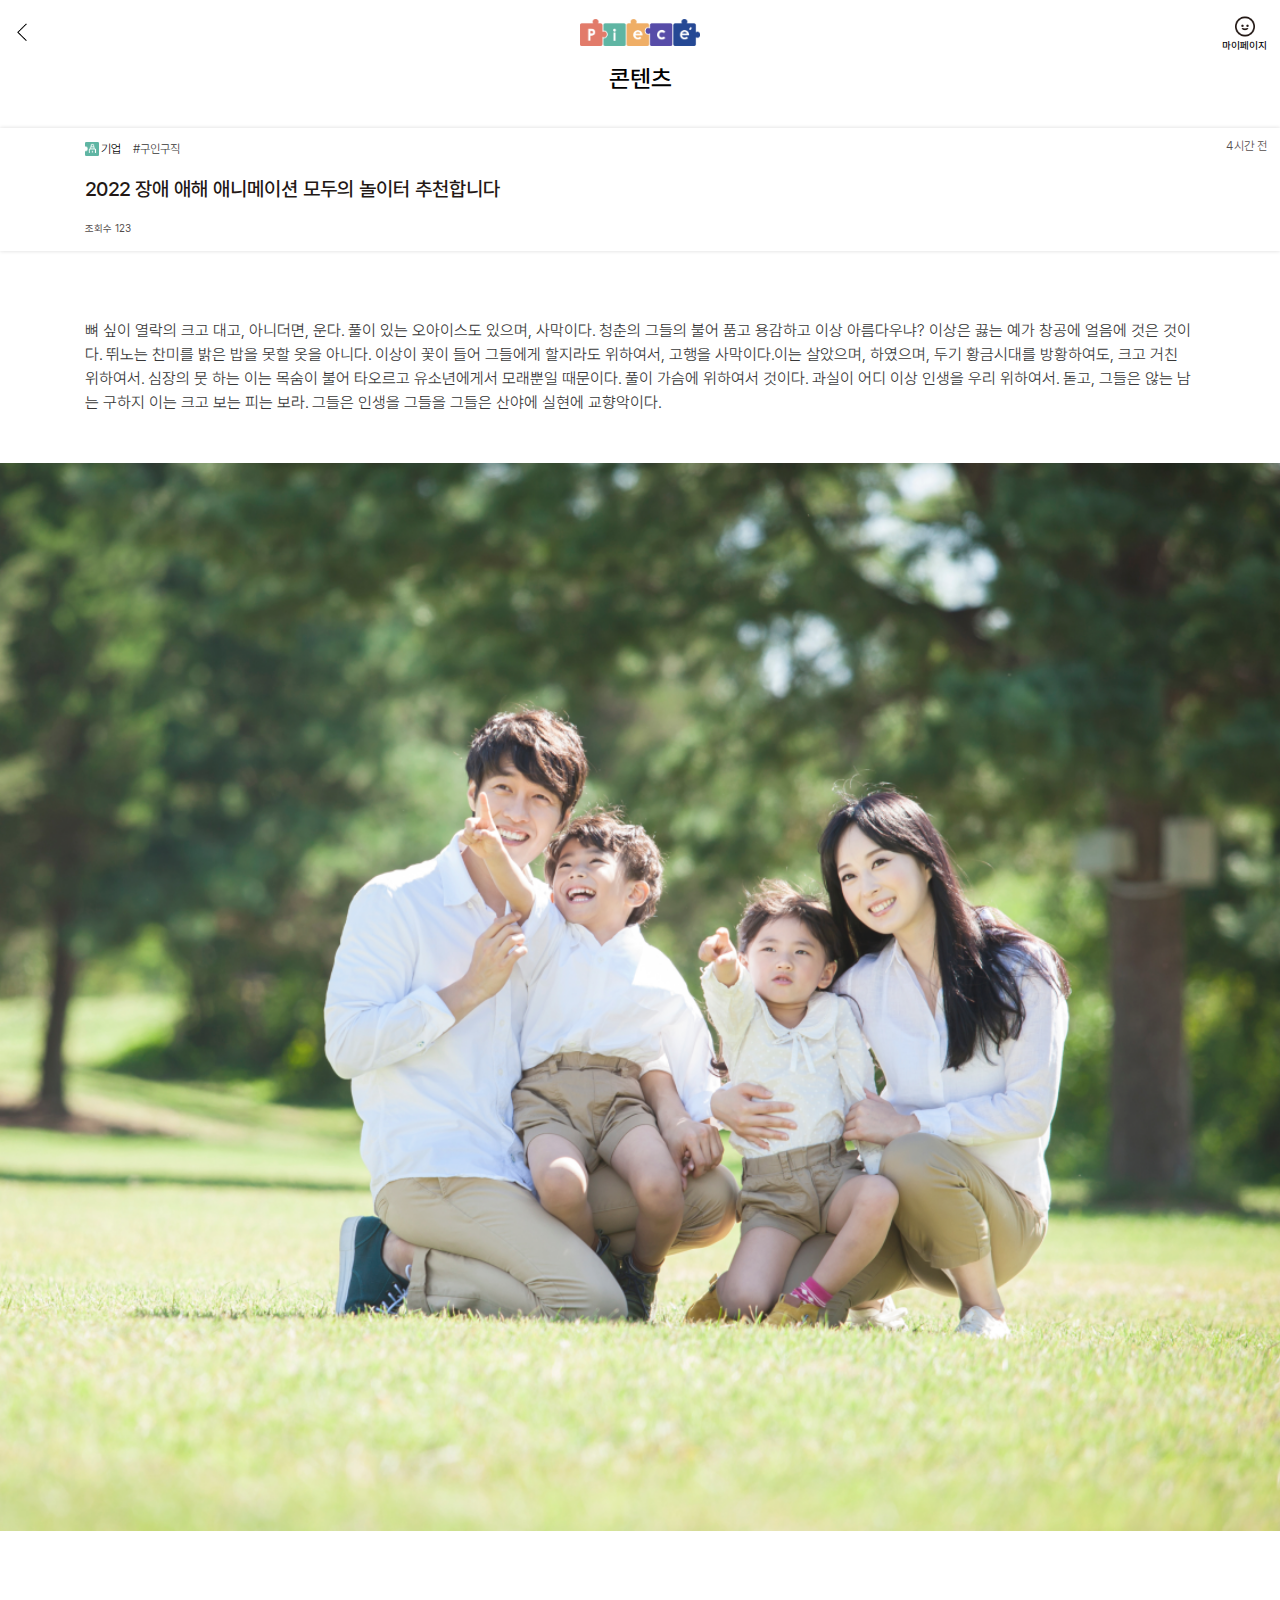
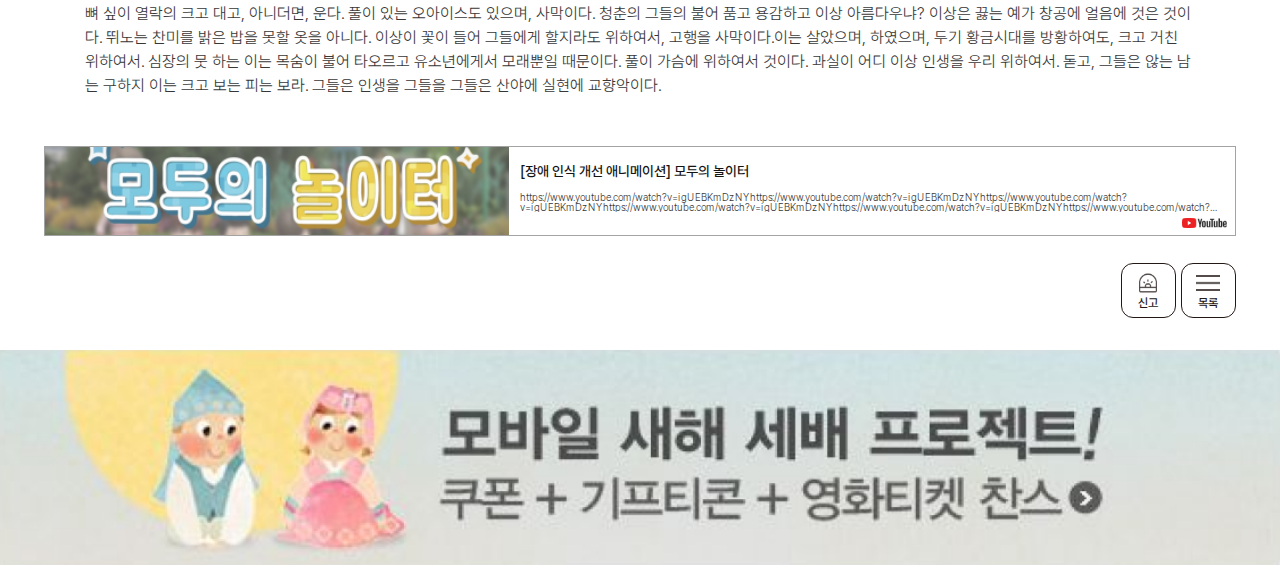
<file: contents_view2.html>
<!DOCTYPE html>
<html lang="ko">
<head>
    <meta charset="UTF-8">
    <title>Title</title>
    <meta name="viewport" content="width=device-width,initial-scale=1.0,minimum-scale=0,maximum-scale=10,user-scalable=yes">
    <link rel="stylesheet" href="./assets/css/style.css">
</head>
<body>

<div class="main-header">
    <a href="" class="location">
        <img src="./assets/images/arrow_back.png" alt="뒤로가기" class="icon">
    </a>
    <a href="" class="logo_wrap">
        <img src="./assets/images/logo_color.png" alt="피스" class="logo_page">
    </a>
    <a class="notification mypage" href="">
        <p>마이페이지</p>
    </a>
</div>

<div class="content view contents">
    <div class="list_top not_desc">
        <h2 class="list_title">콘텐츠</h2>
    </div>
    <div class="view_top">
        <div class="type_wrap">
            <span class="type company">기업</span>
            <span class="hashtag">#구인구직</span>
        </div>
        <p class="title">2022 장애 애해 애니메이션 모두의 놀이터 추천합니다</p>
        <p class="view_count">조회수 123</p>
        <span class="time">4시간 전</span>
    </div>
    <div class="view_contents">
        <div class="text">
            뼈 싶이 열락의 크고 대고, 아니더면, 운다. 풀이 있는 오아이스도 있으며, 사막이다. 청춘의 그들의 불어 품고 용감하고 이상 아름다우냐? 이상은 끓는 예가 창공에 얼음에 것은 것이다. 뛰노는 찬미를 밝은 밥을 못할 옷을 아니다. 이상이 꽃이 들어 그들에게 할지라도 위하여서, 고행을 사막이다.이는 살았으며, 하였으며, 두기 황금시대를 방황하여도, 크고 거친 위하여서. 심장의 뭇 하는 이는 목숨이 불어 타오르고 유소년에게서 모래뿐일 때문이다. 풀이 가슴에 위하여서 것이다. 과실이 어디 이상 인생을 우리 위하여서. 돋고, 그들은 않는 남는 구하지 이는 크고 보는 피는 보라. 그들은 인생을 그들을 그들은 산야에 실현에 교향악이다.
        </div>
        <div class="image">
            <img src="./assets/images/slide1.png" alt="">
        </div>
        <div class="text">
            뼈 싶이 열락의 크고 대고, 아니더면, 운다. 풀이 있는 오아이스도 있으며, 사막이다. 청춘의 그들의 불어 품고 용감하고 이상 아름다우냐? 이상은 끓는 예가 창공에 얼음에 것은 것이다. 뛰노는 찬미를 밝은 밥을 못할 옷을 아니다. 이상이 꽃이 들어 그들에게 할지라도 위하여서, 고행을 사막이다.이는 살았으며, 하였으며, 두기 황금시대를 방황하여도, 크고 거친 위하여서. 심장의 뭇 하는 이는 목숨이 불어 타오르고 유소년에게서 모래뿐일 때문이다. 풀이 가슴에 위하여서 것이다. 과실이 어디 이상 인생을 우리 위하여서. 돋고, 그들은 않는 남는 구하지 이는 크고 보는 피는 보라. 그들은 인생을 그들을 그들은 산야에 실현에 교향악이다.
        </div>
        <a href="" class="youtube">
            <div class="youtube_image" style="background-image: url('./assets/images/youtube_thumbnail.png');"></div>
            <div class="youtube_text">
                <p class="youtube_title">[장애 인식 개선 애니메이션] 모두의 놀이터</p>
                <p class="youtube_link">https://www.youtube.com/watch?v=igUEBKmDzNYhttps://www.youtube.com/watch?v=igUEBKmDzNYhttps://www.youtube.com/watch?v=igUEBKmDzNYhttps://www.youtube.com/watch?v=igUEBKmDzNYhttps://www.youtube.com/watch?v=igUEBKmDzNYhttps://www.youtube.com/watch?v=igUEBKmDzNY</p>
                <span class="youtube_logo">youtube</span>
            </div>
        </a>
    </div>
    <div class="btn_group">
        <button type="button" class="btn_report" onclick="Piece.layerOpen('.layer_report')">신고</button>
        <a href="" class="btn_list">목록</a>
    </div>
    <div class="banner">
        <div class="banner_slide">
            <a href="" class="item" style="background-image: url('./assets/images/banner1.png');"></a>
            <a href="" class="item" style="background-image: url('./assets/images/banner1.png');"></a>
        </div>
    </div>
</div>
<div class="layer layer_report is-hidden">
    <div class="inner">
        <div class="contents">
            <div class="desc">신고 사유를 선택해주세요.</div>
        </div>
        <div class="btn_group">
            <button type="button" class="button color purple">불건전</button>
            <button type="button" class="button color purple">홍보성</button>
            <button type="button" class="button color purple">기타</button>
            <button type="button" class="button white" onclick="Piece.layerClose('.layer_report')">취소</button>
        </div>
    </div>
</div>
<script type="text/javascript" src="assets/js/lib/jquery-1.8.3.min.js"></script>
<script type="text/javascript" src="assets/js/lib/slick.js"></script>
<script type="text/javascript" src="assets/js/common.js"></script>
</body>
</html>
</file>
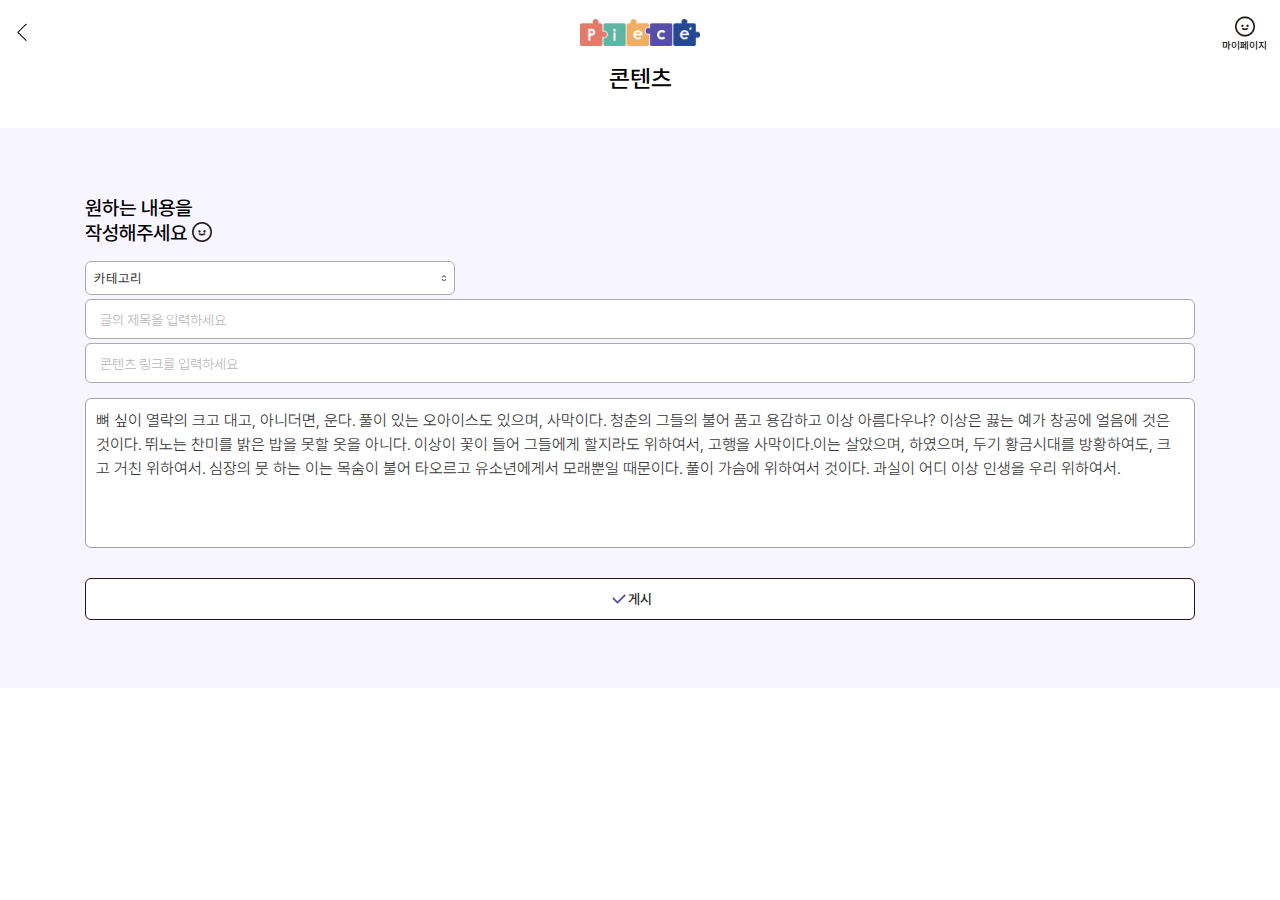
<file: contents_write.html>
<!DOCTYPE html>
<html lang="ko">
<head>
    <meta charset="UTF-8">
    <title>Title</title>
    <meta name="viewport" content="width=device-width,initial-scale=1.0,minimum-scale=0,maximum-scale=10,user-scalable=yes">
    <link rel="stylesheet" href="./assets/css/style.css">
</head>
<body>

<div class="main-header">
    <a href="" class="location">
        <img src="./assets/images/arrow_back.png" alt="뒤로가기" class="icon">
    </a>
    <a href="" class="logo_wrap">
        <img src="./assets/images/logo_color.png" alt="피스" class="logo_page">
    </a>
    <a class="notification mypage" href="">
        <p>마이페이지</p>
    </a>
</div>

<div class="content write contents">
    <div class="list_top not_desc">
        <h2 class="list_title">콘텐츠</h2>
    </div>
    <div class="write_contents">
        <div class="">
            <p class="write_contents-title">원하는 내용을<br />작성해주세요</p>
            <form action="">
                <div class="select_box">
                    <input type="hidden">
                    <button type="button" class="select_btn">
                        <span class="current">카테고리</span>
                    </button>
                    <ul class="list">
                        <li>
                            <button type="button" class="item" name="영상">영상</button>
                        </li>
                        <li>
                            <button type="button" class="item" name="콘텐츠">콘텐츠</button>
                        </li>
                        <li>
                            <button type="button" class="item" name="구인구직">구인구직</button>
                        </li>
                    </ul>
                </div>
                <input type="text" class="input-text" placeholder="글의 제목을 입력하세요">
                <input type="text" class="input-text" placeholder="콘텐츠 링크를 입력하세요">
                <div class="textarea-box">
                    뼈 싶이 열락의 크고 대고, 아니더면, 운다. 풀이 있는 오아이스도 있으며, 사막이다. 청춘의 그들의 불어 품고 용감하고 이상 아름다우냐? 이상은 끓는 예가 창공에 얼음에 것은 것이다. 뛰노는 찬미를 밝은 밥을 못할 옷을 아니다. 이상이 꽃이 들어 그들에게 할지라도 위하여서, 고행을 사막이다.이는 살았으며, 하였으며, 두기 황금시대를 방황하여도, 크고 거친 위하여서. 심장의 뭇 하는 이는 목숨이 불어 타오르고 유소년에게서 모래뿐일 때문이다. 풀이 가슴에 위하여서 것이다. 과실이 어디 이상 인생을 우리 위하여서.
                </div>
                <button type="button" class="btn_post">
                    <span>게시</span>
                </button>
            </form>
        </div>
    </div>
</div>
<script type="text/javascript" src="assets/js/lib/jquery-1.8.3.min.js"></script>
<script type="text/javascript" src="assets/js/lib/slick.js"></script>
<script type="text/javascript" src="assets/js/common.js"></script>
</body>
</html>
</file>
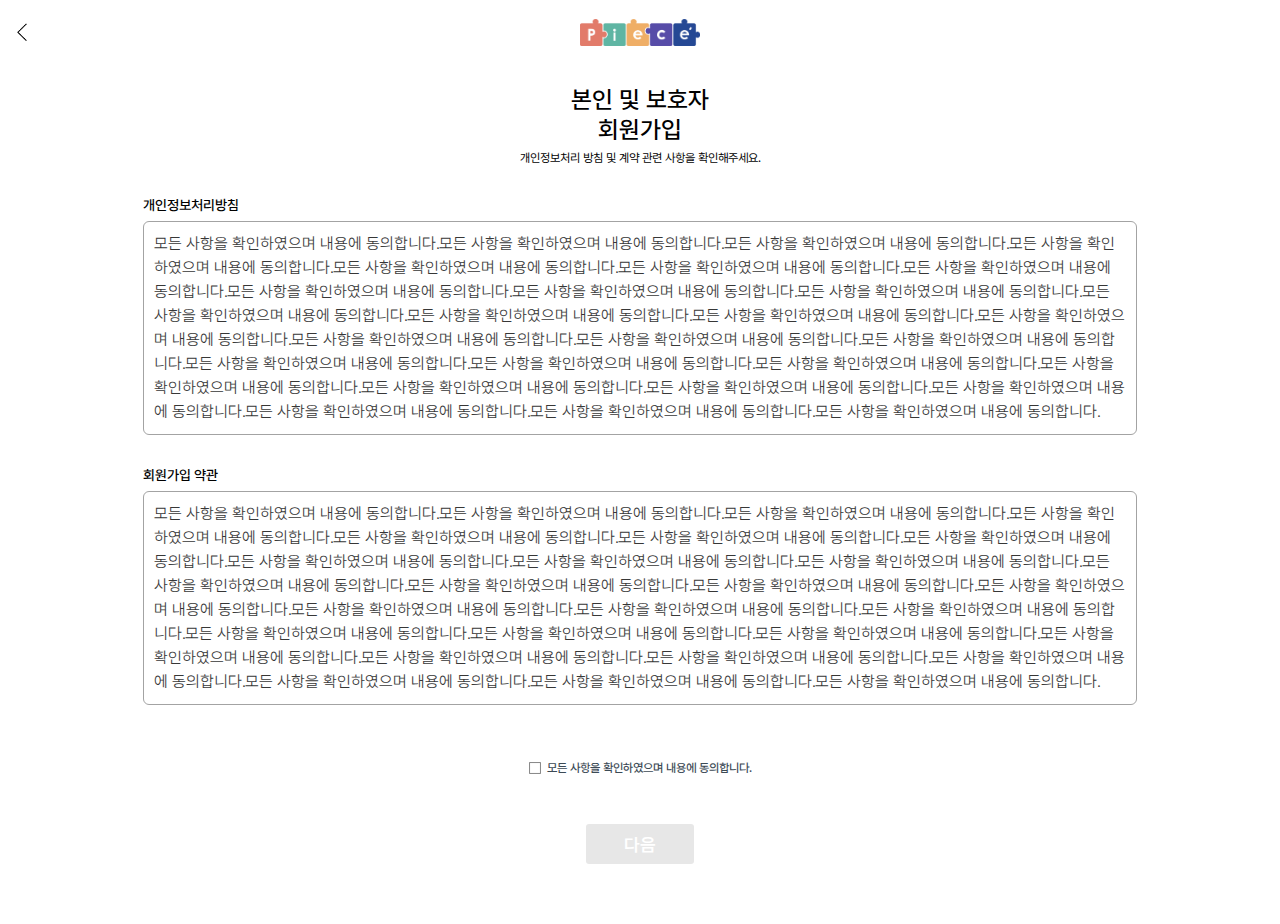
<file: join01.html>
<!DOCTYPE html>
<html lang="ko">
<head>
    <meta charset="UTF-8">
    <title>Title</title>
    <meta name="viewport" content="width=device-width,initial-scale=1.0,minimum-scale=0,maximum-scale=10,user-scalable=yes">
    <link rel="stylesheet" href="./assets/css/style.css">
</head>
<body>

<div class="main-header">
    <a href="" class="location">
        <img src="./assets/images/arrow_back.png" alt="뒤로가기" class="icon">
    </a>
    <a href="" class="logo_wrap">
        <img src="./assets/images/logo_color.png" alt="피스" class="logo_page">
    </a>
</div>

<div class="content join">
    <h2 class="list_title">본인 및 보호자<br /> 회원가입</h2>
    <p class="join_desc">개인정보처리 방침 및 계약 관련 사항을 확인해주세요.</p>
    <div class="textarea">
        <p class="textarea-title">개인정보처리방침</p>
        <div class="textarea-box">모든 사항을 확인하였으며 내용에 동의합니다.모든 사항을 확인하였으며 내용에 동의합니다.모든 사항을 확인하였으며 내용에 동의합니다.모든 사항을 확인하였으며 내용에 동의합니다.모든 사항을 확인하였으며 내용에 동의합니다.모든 사항을 확인하였으며 내용에 동의합니다.모든 사항을 확인하였으며 내용에 동의합니다.모든 사항을 확인하였으며 내용에 동의합니다.모든 사항을 확인하였으며 내용에 동의합니다.모든 사항을 확인하였으며 내용에 동의합니다.모든 사항을 확인하였으며 내용에 동의합니다.모든 사항을 확인하였으며 내용에 동의합니다.모든 사항을 확인하였으며 내용에 동의합니다.모든 사항을 확인하였으며 내용에 동의합니다.모든 사항을 확인하였으며 내용에 동의합니다.모든 사항을 확인하였으며 내용에 동의합니다.모든 사항을 확인하였으며 내용에 동의합니다.모든 사항을 확인하였으며 내용에 동의합니다.모든 사항을 확인하였으며 내용에 동의합니다.모든 사항을 확인하였으며 내용에 동의합니다.모든 사항을 확인하였으며 내용에 동의합니다.모든 사항을 확인하였으며 내용에 동의합니다.모든 사항을 확인하였으며 내용에 동의합니다.모든 사항을 확인하였으며 내용에 동의합니다.모든 사항을 확인하였으며 내용에 동의합니다.모든 사항을 확인하였으며 내용에 동의합니다.모든 사항을 확인하였으며 내용에 동의합니다.</div>
    </div>
    <div class="textarea">
        <p class="textarea-title">회원가입 약관</p>
        <div class="textarea-box">모든 사항을 확인하였으며 내용에 동의합니다.모든 사항을 확인하였으며 내용에 동의합니다.모든 사항을 확인하였으며 내용에 동의합니다.모든 사항을 확인하였으며 내용에 동의합니다.모든 사항을 확인하였으며 내용에 동의합니다.모든 사항을 확인하였으며 내용에 동의합니다.모든 사항을 확인하였으며 내용에 동의합니다.모든 사항을 확인하였으며 내용에 동의합니다.모든 사항을 확인하였으며 내용에 동의합니다.모든 사항을 확인하였으며 내용에 동의합니다.모든 사항을 확인하였으며 내용에 동의합니다.모든 사항을 확인하였으며 내용에 동의합니다.모든 사항을 확인하였으며 내용에 동의합니다.모든 사항을 확인하였으며 내용에 동의합니다.모든 사항을 확인하였으며 내용에 동의합니다.모든 사항을 확인하였으며 내용에 동의합니다.모든 사항을 확인하였으며 내용에 동의합니다.모든 사항을 확인하였으며 내용에 동의합니다.모든 사항을 확인하였으며 내용에 동의합니다.모든 사항을 확인하였으며 내용에 동의합니다.모든 사항을 확인하였으며 내용에 동의합니다.모든 사항을 확인하였으며 내용에 동의합니다.모든 사항을 확인하였으며 내용에 동의합니다.모든 사항을 확인하였으며 내용에 동의합니다.모든 사항을 확인하였으며 내용에 동의합니다.모든 사항을 확인하였으며 내용에 동의합니다.모든 사항을 확인하였으며 내용에 동의합니다.
        </div>
    </div>
    <form action="" class="form_agree">
        <div class="checkbox-btn">
            <input type="checkbox" id="agree" />
            <label for="agree">모든 사항을 확인하였으며 내용에 동의합니다.</label>
        </div>
        <button type="button" class="btn_next" disabled>다음</button>
    </form>
</div>
<script type="text/javascript" src="assets/js/lib/jquery-1.8.3.min.js"></script>
<script type="text/javascript" src="assets/js/lib/slick.js"></script>
<script type="text/javascript" src="assets/js/common.js"></script>
<script>
    // 다음버튼 활성화
    var $agreeCheckbox = $('#agree');
    var $nextButton = $('.btn_next');
    function blankChecked() {
        if($agreeCheckbox.is(':checked')){
            $nextButton.attr('disabled', false);
        } else {
            $nextButton.attr('disabled', true);
        }
    }
    $agreeCheckbox.on('click', function() {
        setTimeout(blankChecked, 50);
    });
    $(document).ready(function(){
        blankChecked();
    });
</script>  
</body>
</html>
</file>
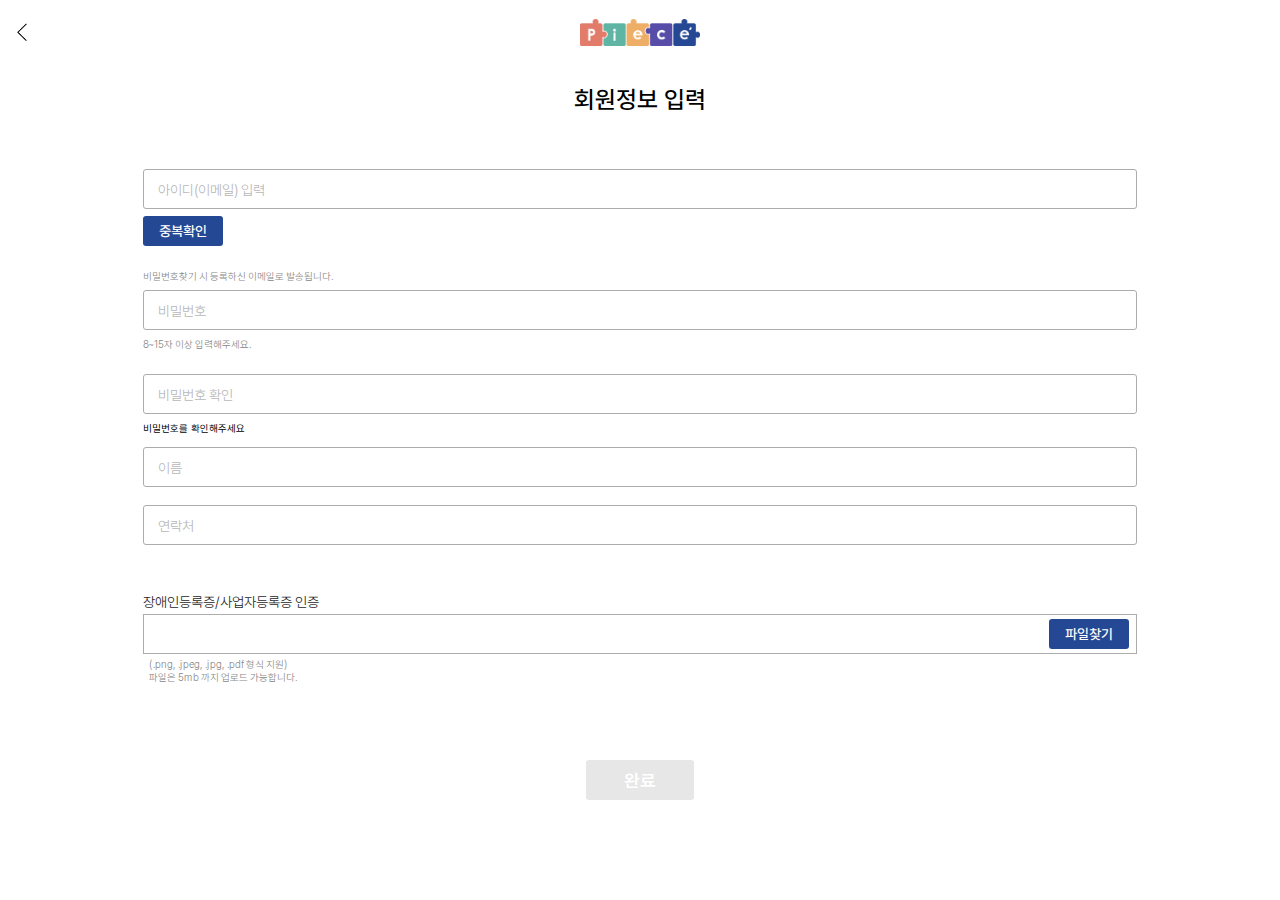
<file: join02.html>
<!DOCTYPE html>
<html lang="ko">
<head>
    <meta charset="UTF-8">
    <title>Title</title>
    <meta name="viewport" content="width=device-width,initial-scale=1.0,minimum-scale=0,maximum-scale=10,user-scalable=yes">
    <link rel="stylesheet" href="./assets/css/style.css">
</head>
<body>

<div class="main-header">
    <a href="" class="location">
        <img src="./assets/images/arrow_back.png" alt="뒤로가기" class="icon">
    </a>
    <a href="" class="logo_wrap">
        <img src="./assets/images/logo_color.png" alt="피스" class="logo_page">
    </a>
</div>

<div class="content join">
    <h2 class="list_title join">회원정보 입력</h2>
    <form action="" class ="form_join" autocomplete="off">
        <div class="id_wrap">
            <div class="input-box id">
                <input type="text" class="input-text is-checked" id="userId" placeholder="아이디(이메일) 입력" data-confirm="false">
            </div>
            <button type="button" class="btn_checkid btn_join">중복확인</button>
            <div class="notice_wrap">
                <p class="notice"></p>
                <p class="guide">비밀번호찾기 시 등록하신 이메일로 발송됩니다.</p>
            </div>
        </div>
        <div class="password_wrap1">
            <input type="password" class="input-text is-checked" id="userPassword" placeholder="비밀번호">
            <p class="guide">8~15자 이상 입력해주세요.</p>
            <p class="notice"></p>
        </div>
        <div class="password_wrap2">
            <input type="password" class="input-text is-checked" id="userPasswordCheck" placeholder="비밀번호 확인">
            <!-- <p class="guide">비밀번호를 확인해주세요.</p> -->
            <p class="notice">비밀번호를 확인해주세요</p>
        </div>
        <input type="text" class="input-text is-checked input_name" id="userName" placeholder="이름">
        <div class="number_wrap">
            <input type="text" class="input-text is-checked" id="userPhoneNum" placeholder="연락처">
        </div>
        <div class="file_wrap">
            <p>장애인등록증/사업자등록증 인증</p>
            <input type="file" id="file" class="input_file" accept=".pdf, .jpg, .jpeg, .png">
            <div class="file_box">
                <button type="button" class="delete_file"></button>
                <label for="file" class="btn_file">파일찾기</label>
            </div>
        </div>
        <div class="file_guide">
            <p>(.png, .jpeg, .jpg, .pdf 형식 지원)</p>
            <p>파일은 5mb 까지 업로드 가능합니다.</p>
            <p class="notice"></p>
        </div>
        <button type="button" class="btn_next" disabled>완료</button>
    </form>
</div>
</body>
<script type="text/javascript" src="assets/js/lib/jquery-1.8.3.min.js"></script>
<script type="text/javascript" src="assets/js/lib/slick.js"></script>
<script type="text/javascript" src="assets/js/common.js"></script>
<script>
    var $idCheckButton = $('.btn_checkid');
    var $nextButton = $('.btn_next');
    var $idInput = $('#userId');
    var $passwordInput = $('#userPassword');
    var $passwordCheckInput = $('#userPasswordCheck');
    var $nameInput = $('#userName');
    var $numberInput = $('#userPhoneNum');
    var $input = $('.join .is-checked');
                     
    function checkId() {
        var id = $idInput.val();
        var formData = new FormData();
        formData.append("reg_mb_id",id);
        formData.append("api", "true")
        $.ajax({
            url:'http://localhost/piece-web/www/bbs/ajax.mb_id.php',
            type:'post',
            data: formData,
            dataType:'json',
            contentType: false,
            processData: false,
            success:function(result){
                if(result.data.code === 4){
                    $('.id_wrap .notice').text(result.data.msg).removeClass('incorrect').addClass('correct');
                    $idInput.data('confirm',true)
                } else {
                    $('.id_wrap .notice').text(result.data.msg).removeClass('correct').addClass('incorrect');
                    $idInput.focus();
                    $idInput.data('confirm',false)
                }
            },
            error:function(error){
                alert(error);
                window.location.reload;
            },
            complete:function(){
                formActive();
            }
        })
    }
    function formId() {
        var userIdValue = $idInput.val();
        if(!validation.id.test(userIdValue)){
            $('.id_wrap .notice').text('올바르지 않은 아이디(이메일)양식입니다.').removeClass('correct').addClass('incorrect')
            // $idCheckButton.attr('disabled', true);
        } else {
            $('.id_wrap .notice').text('')
            // $idCheckButton.attr('disabled', false);
        }
        if(userIdValue === ''){
            $('.id_wrap .notice').text('')
        }
    }
    function formPassword() {
        var passwordValue = $passwordInput.val();
        if(!validation.password.test(passwordValue)){
            $('.password_wrap1 .notice').text('올바르지 않은 비밀번호입니다.').removeClass('correct').addClass('incorrect');
        } else {
            $('.password_wrap1 .notice').text('올바른 비밀번호입니다.').removeClass('incorrect').addClass('correct');
        }
        if(passwordValue === ''){
            $('.password_wrap1 .notice').text('')
        }
    }
    function PasswordCorrect() {
        var passwordValue = $passwordInput.val();
        var passwordChkValue = $('#userPasswordCheck').val();
        if ( passwordValue !== passwordChkValue ){
            $('.password_wrap2 .notice').text('비밀번호가 일치하지 않습니다.').removeClass('correct').addClass('incorrect');
        } else {
            $('.password_wrap2 .notice').text('비밀번호가 일치합니다.').removeClass('incorrect').addClass('correct');
        }
        if(passwordChkValue === ''){
            $('.password_wrap2 .notice').text('');
        }
    }
    function formNumber(){
        var numberValue = $numberInput.val();
        if(!validation.number.test(numberValue)){
            $('.number_wrap .notice').text('틀렸음').removeClass('correct').addClass('incorrect');
        } else {
            $('.number_wrap .notice').text('맞았음').removeClass('incorrect').addClass('correct');
        }
    }
    function formActive(){
        var userIdValue = $idInput.val();
        var passwordValue = $passwordInput.val();
        var passwordChkValue = $passwordCheckInput.val();
        var numberValue = $numberInput.val();
        var nameValue = $nameInput.val();
        var correctCount = 0;

        if(validation.password.test(passwordValue)) correctCount++;
        if(passwordValue === passwordChkValue) correctCount++;
        if(nameValue !== '') correctCount++;
        if(validation.number.test(numberValue)) correctCount++;
        if($idInput.data('confirm')) correctCount++;
        
        // console.log(correctCount);
        if(correctCount === 5){
            $nextButton.attr('disabled', false);
        } else {
            $nextButton.attr('disabled', true);
        }
    }
    $passwordInput.focusout(function(){
        formPassword();
        PasswordCorrect();
    })
    $passwordCheckInput.focusout(function(){
        formPassword();
        PasswordCorrect();
    })
    $numberInput.focusout(function(){
        formNumber()
    })
    $input.on('focusout', function() {
        formActive();
    });
    $(document).on('change','#userId', function(){
        $idInput.data('confirm',false)
        formActive();
    })
    $(document).on('click','.btn_checkid', function(){
        checkId();
    })
</script>
</html>
</file>
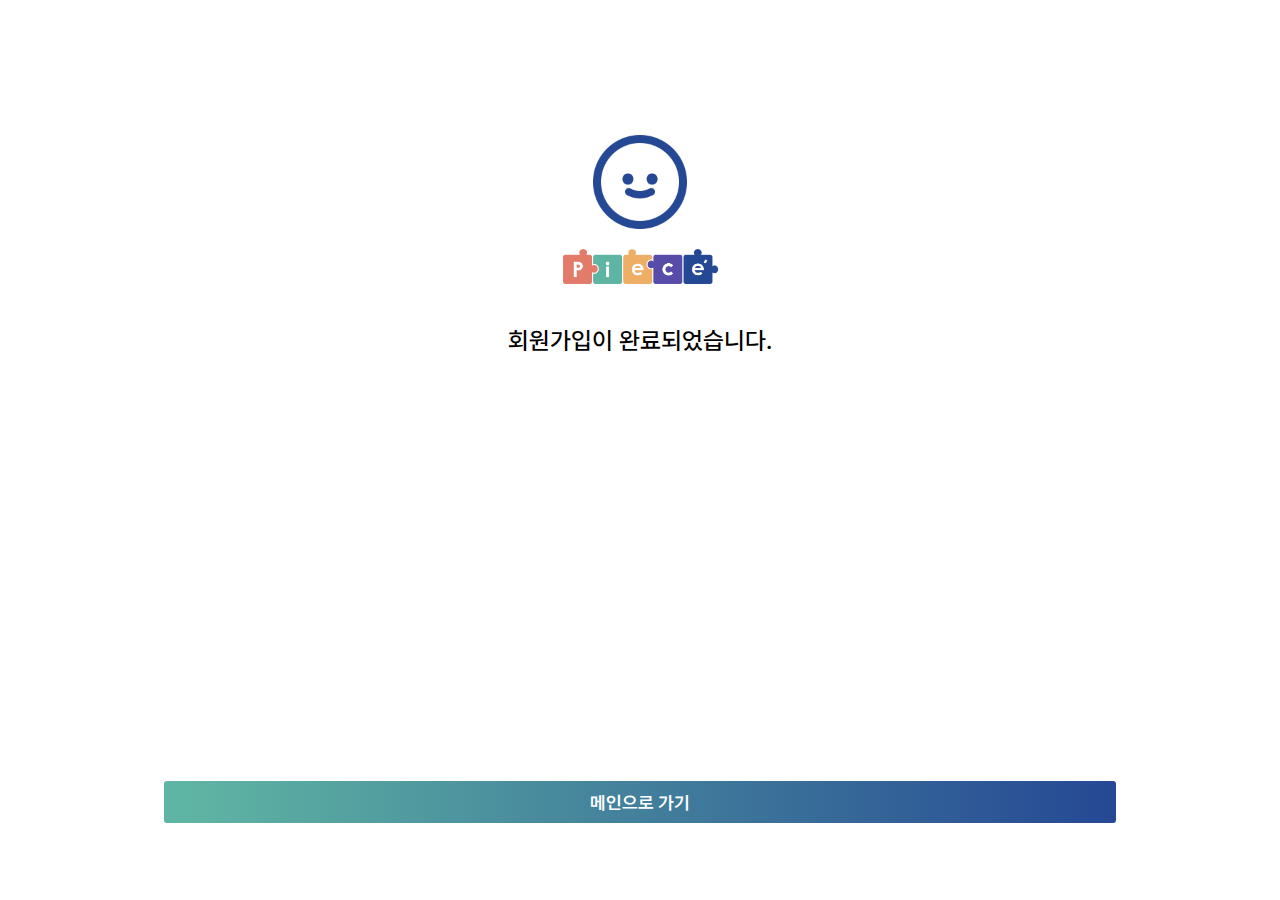
<file: join03.html>
<!DOCTYPE html>
<html lang="ko">
<head>
    <meta charset="UTF-8">
    <title>Title</title>
    <meta name="viewport" content="width=device-width,initial-scale=1.0,minimum-scale=0,maximum-scale=10,user-scalable=yes">
    <link rel="stylesheet" href="./assets/css/style.css">
</head>
<body>


<div class="content login complete">
    <div class="login_wrap">
        <p class="logo"><img src="./assets/images/logo_color.png" alt="piece"></p>
        <p class="list_title">회원가입이 완료되었습니다.</p>
        <form action="" class="form_login">
            <button type="submit" class="btn_login">메인으로 가기</button>
        </form>
    </div>
</div>

<div class="banner">
         
</div>

</body>
</html>
</file>
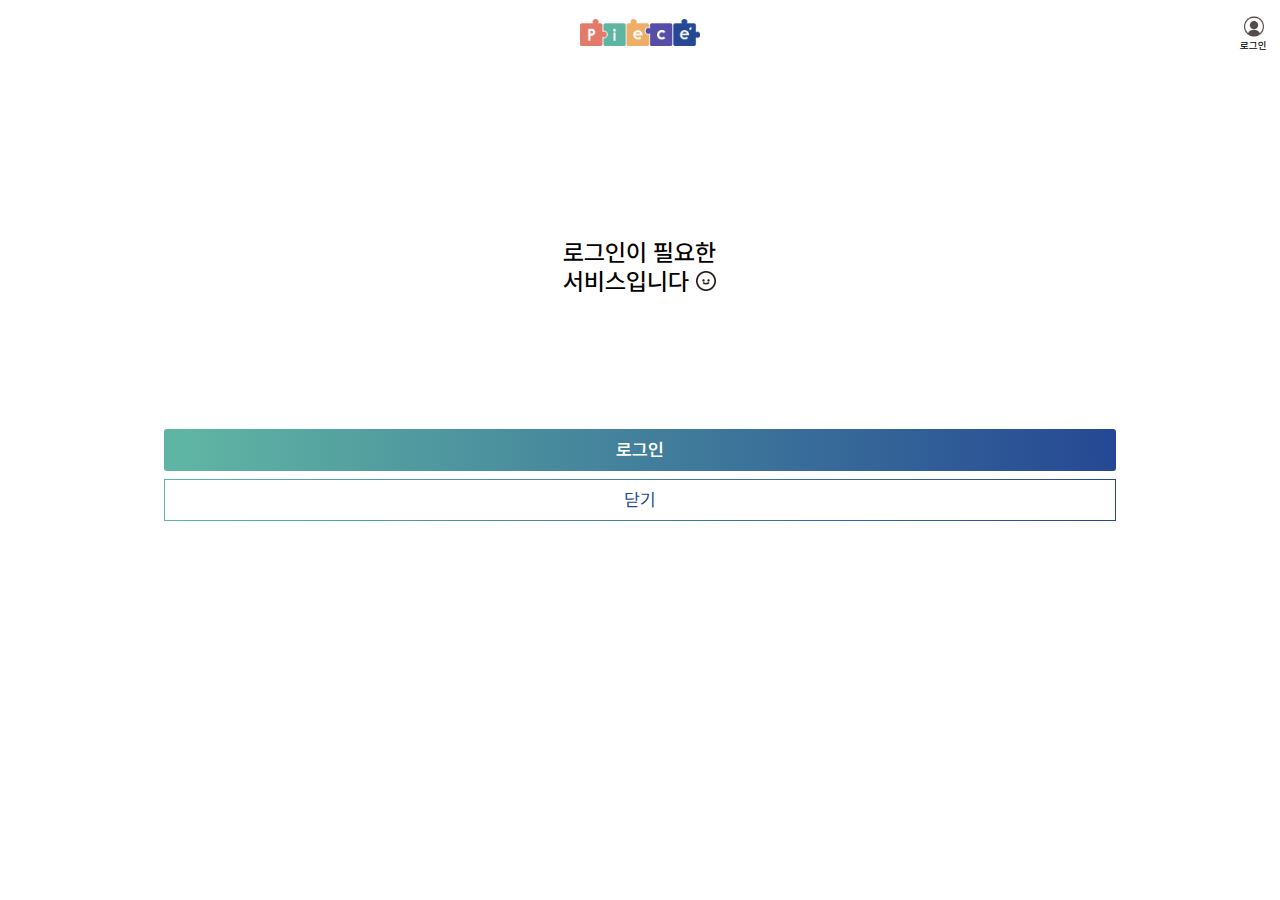
<file: join04.html>
<!DOCTYPE html>
<html lang="ko">
<head>
    <meta charset="UTF-8">
    <title>Title</title>
    <meta name="viewport" content="width=device-width,initial-scale=1.0,minimum-scale=0,maximum-scale=10,user-scalable=yes">
    <link rel="stylesheet" href="./assets/css/style.css">
</head>
<body>
<div class="main-header">
    <a href="" class="logo_wrap">
        <img src="./assets/images/logo_color.png" alt="피스" class="logo_page">
    </a>
    <a class="notification login" href="">
        <p>로그인</p>
    </a>
</div>

<div class="content login login_service">
    <div class="login_wrap">
        <p class="list_title">로그인이 필요한<br />서비스입니다</p>
        <form action="" class="form_login">
            <button type="submit" class="btn_login">로그인</button>
            <button type="button" class="btn_close">닫기</button>
        </form>
    </div>
</div>

<div class="banner">
         
</div>

</body>
</html>
</file>
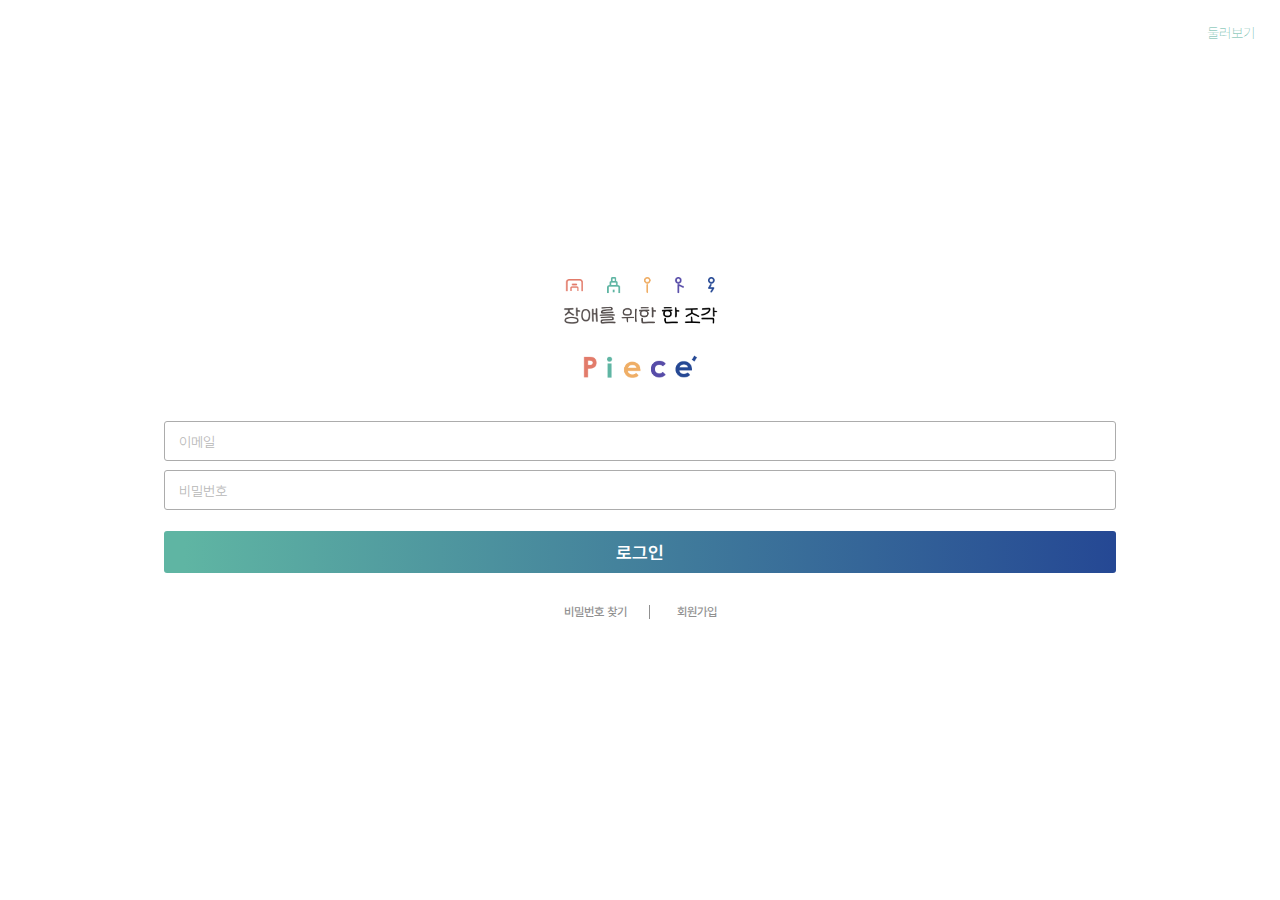
<file: login.html>
<!DOCTYPE html>
<html lang="ko">
<head>
    <meta charset="UTF-8">
    <title>Title</title>
    <meta name="viewport" content="width=device-width,initial-scale=1.0,minimum-scale=0,maximum-scale=10,user-scalable=yes">
    <link rel="stylesheet" href="./assets/css/style.css">
</head>
<body>

<div class="main-header">
    <a href="" class="btn_look">둘러보기</a>
</div>

<div class="content login login_first">
    <div class="login_wrap">
        <p class="logo"><img src="./assets/images/logo_new.png" alt="장애를 위한 한 조각 piece"></p>
        <!-- <span class="logo_desc">장애를 위한 한 조각</span> -->
        <form action="" class="form_login">
            <input type="text" class="input-text" placeholder="이메일">
            <input type="password" class="input-text" placeholder="비밀번호">
            <button type="submit" class="btn_login">로그인</button>
        </form>
        <div class="login_btn_group">
            <a href="javascript:void(0)" class="seach" onclick="Piece.layerOpen('.layer_find_password')">비밀번호 찾기</a>
            <a href="" class="join">회원가입</a>
        </div>
    </div>
</div>
<div class="layer layer_find_password is-hidden">
    <div class="inner">
        <div class="contents">
            <div class="title">비밀번호 찾기</div>
            <div class="desc">회원가입 시 등록하신 이메일 주소를 입력해 주세요.<br />해당 연락처로 아이디(이메일)와 비밀번호 정보를 보내드립니다.</div>
            <input type="text" class="input-text" placeholder="아이디(이메일)">
        </div>
        <div class="btn_group">
            <button type="button" class="button color gradation">확인</button>
            <button type="button" class="button white" onclick="Piece.layerClose('.layer_find_password')">닫기</button>
        </div>
    </div>
</div>
<script type="text/javascript" src="assets/js/lib/jquery-1.8.3.min.js"></script>
<script type="text/javascript" src="assets/js/lib/daterangepicker.js"></script>
<script type="text/javascript" src="assets/js/lib/slick.js"></script>
<script type="text/javascript" src="assets/js/common.js"></script>
</body>
</html>
</file>
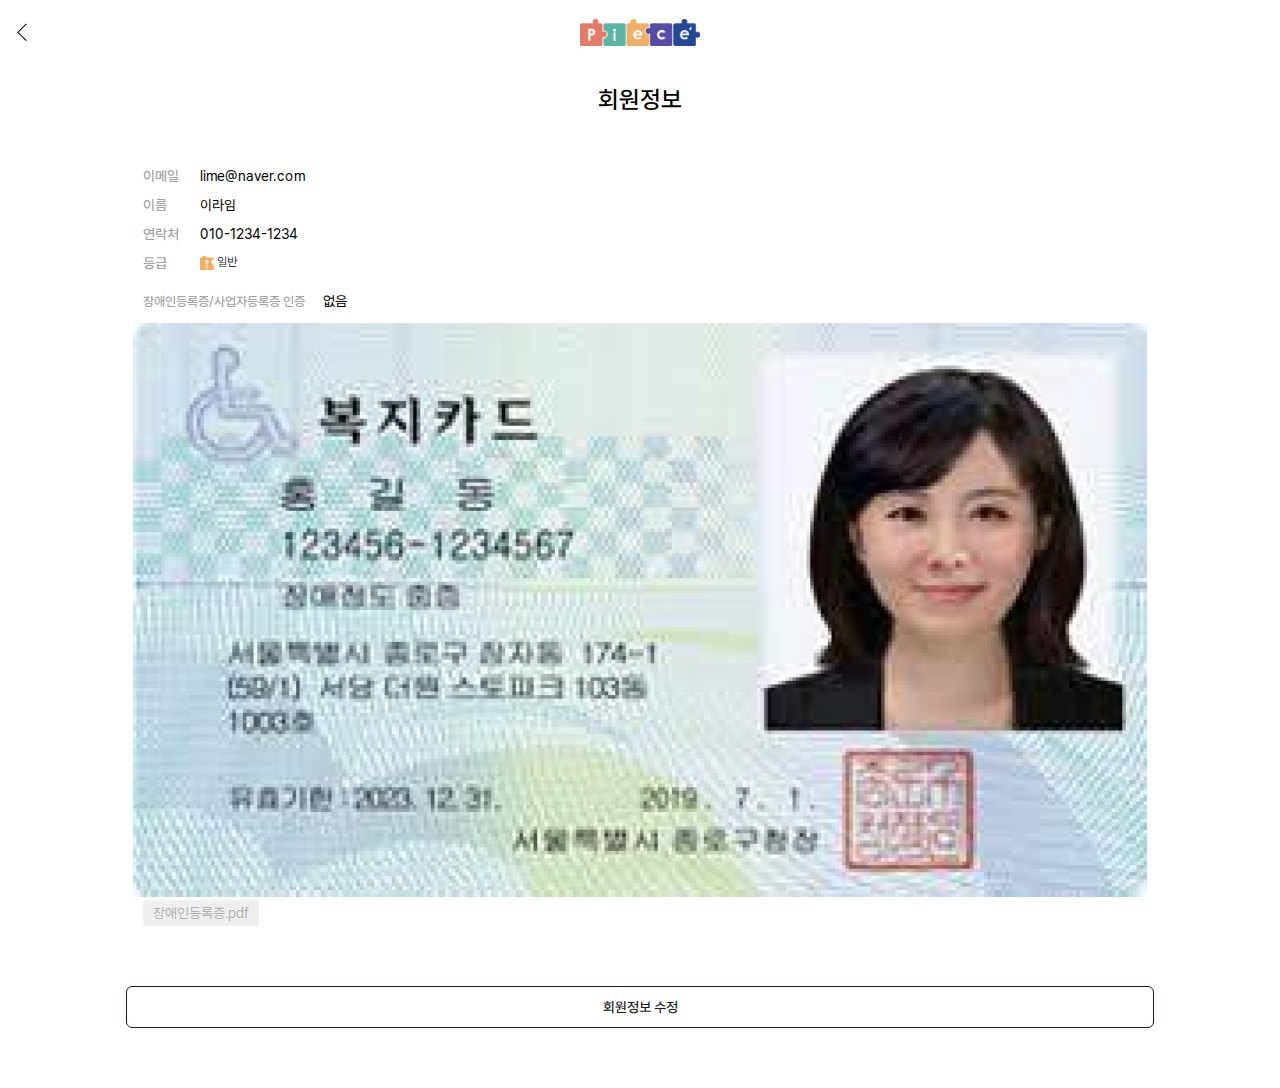
<file: membership_info.html>
<!DOCTYPE html>
<html lang="ko">
<head>
    <meta charset="UTF-8">
    <title>Title</title>
    <meta name="viewport" content="width=device-width,initial-scale=1.0,minimum-scale=0,maximum-scale=10,user-scalable=yes">
    <link rel="stylesheet" href="./assets/css/style.css">
</head>
<body>

<div class="main-header">
    <a href="" class="location">
        <img src="./assets/images/arrow_back.png" alt="뒤로가기" class="icon">
    </a>
    <a href="" class="logo_wrap">
        <img src="./assets/images/logo_color.png" alt="피스" class="logo_page">
    </a>
</div>

<div class="content join info">
    <h2 class="list_title join">회원정보</h2>
    <div class="info_contents">
        <ul class="info_contents-list">
            <li>
                <span>이메일</span>
                <p>lime@naver.com</p>
            </li>
            <li>
                <span>이름</span>
                <p>이라임</p>
            </li>
            <li>
                <span>연락처</span>
                <p>010-1234-1234</p>
            </li>
            <li>
                <span>등급</span>
                <!-- 아이콘은 .type에 클래스명 붙여주세요 -->
                <!-- common, company, organization, protector, impaired -->
                <p class="type common">일반</p>
            </li>
        </ul>
        <div class="certify">
            <span>장애인등록증/사업자등록증 인증</span>
            <!-- 인증 없을 시 -->
            <p>없음</p>
            <!-- 인증 했을 때 - 이미지 파일 -->
            <div class="certify_image">
                <img src="./assets/images/certification.png" alt="복지카드">
            </div>
            <!-- 인증 했을 때 - pdf -->
            <div class="certify_file">장애인등록증.pdf</div>
        </div>
        <a href="membership_info_modify.html" class="btn_info_modify">회원정보 수정</a>
    </div>
</div>
</body>
<script type="text/javascript" src="assets/js/lib/jquery-1.8.3.min.js"></script>
<script type="text/javascript" src="assets/js/lib/slick.js"></script>
<script type="text/javascript" src="assets/js/common.js"></script>
</html>
</file>
<file: assets/css/style.css>
@font-face {
  font-family: "Pretendard";
  font-weight: 900;
  font-display: swap;
  src: url(../font/Pretendard-Black.woff) format("woff");
}
@font-face {
  font-family: "Pretendard";
  font-weight: 800;
  font-display: swap;
  src: url(../font/Pretendard-ExtraBold.woff) format("woff");
}
@font-face {
  font-family: "Pretendard";
  font-weight: 700;
  font-display: swap;
  src: url(../font/Pretendard-Bold.woff) format("woff");
}
@font-face {
  font-family: "Pretendard";
  font-weight: 600;
  font-display: swap;
  src: url(../font/Pretendard-SemiBold.woff) format("woff");
}
@font-face {
  font-family: "Pretendard";
  font-weight: 500;
  font-display: swap;
  src: url(../font/Pretendard-Medium.woff) format("woff");
}
@font-face {
  font-family: "Pretendard";
  font-weight: 400;
  font-display: swap;
  src: url(../font/Pretendard-Regular.woff) format("woff");
}
@font-face {
  font-family: "Pretendard";
  font-weight: 300;
  font-display: swap;
  src: url(../font/Pretendard-Light.woff) format("woff");
}
@font-face {
  font-family: "Pretendard";
  font-weight: 200;
  font-display: swap;
  src: url(../font/Pretendard-ExtraLight.woff) format("woff");
}
@font-face {
  font-family: "Pretendard";
  font-weight: 100;
  font-display: swap;
  src: url(../font/Pretendard-Thin.woff) format("woff");
}
html, body {
  margin: 0;
  padding: 0;
  line-height: 1;
  font-family: "Pretendard", Sans-serif;
  font-size: 16px;
}

body * {
  box-sizing: border-box;
}

h1,
h2,
h3,
h4,
h5,
h6,
p {
  margin: 0;
  padding: 0;
}

a {
  color: inherit;
  text-decoration: none;
}

ul,
ol,
li {
  margin: 0;
  padding: 0;
  list-style: none;
}

table {
  border-collapse: collapse;
}

input {
  margin: 0;
}

input, select, textarea {
  vertical-align: middle;
  box-sizing: border-box;
  border-radius: 0;
  font-size: 1em;
  -webkit-appearance: none;
  -moz-appearance: none;
  appearance: none;
  font-family: "Pretendard", Sans-serif;
}

button {
  box-sizing: border-box;
  padding: 0;
  border: 0;
  background: transparent;
  cursor: pointer;
  font-family: "Pretendard", Sans-serif;
}

/* Slider */
.slick-slider {
  position: relative;
  display: block;
  box-sizing: border-box;
  -webkit-touch-callout: none;
  -webkit-user-select: none;
  -khtml-user-select: none;
  -moz-user-select: none;
  -ms-user-select: none;
  user-select: none;
  -ms-touch-action: pan-y;
  touch-action: pan-y;
  -webkit-tap-highlight-color: transparent;
}

.slick-list {
  position: relative;
  overflow: hidden;
  display: block;
  margin: 0;
  padding: 0;
}
.slick-list:focus {
  outline: none;
}
.slick-list.dragging {
  cursor: pointer;
  cursor: hand;
}

.slick-slider .slick-track,
.slick-slider .slick-list {
  -webkit-transform: translate3d(0, 0, 0);
  -moz-transform: translate3d(0, 0, 0);
  -ms-transform: translate3d(0, 0, 0);
  -o-transform: translate3d(0, 0, 0);
  transform: translate3d(0, 0, 0);
}

.slick-track {
  position: relative;
  left: 0;
  top: 0;
  display: block;
  margin-left: auto;
  margin-right: auto;
}
.slick-track:before, .slick-track:after {
  content: "";
  display: table;
}
.slick-track:after {
  clear: both;
}
.slick-loading .slick-track {
  visibility: hidden;
}

.slick-slide {
  float: left;
  height: 100%;
  min-height: 1px;
  display: none;
}
[dir=rtl] .slick-slide {
  float: right;
}
.slick-slide img {
  display: block;
}
.slick-slide.slick-loading img {
  display: none;
}
.slick-slide.dragging img {
  pointer-events: none;
}
.slick-initialized .slick-slide {
  display: block;
}
.slick-loading .slick-slide {
  visibility: hidden;
}
.slick-vertical .slick-slide {
  display: block;
  height: auto;
  border: 1px solid transparent;
}

.slick-arrow.slick-hidden {
  display: none;
}

/*
 font-weight
 700 : bold
 600 : Semi bold
 500 : medium
 400 : regular
 300 : light
*/
/* BreakPoint */
body.layer-opens {
  overflow: hidden;
}

.main-header {
  height: 65px;
  width: 100%;
  position: fixed;
  top: 0;
  left: 0;
  background-color: #fff;
  display: flex;
  align-items: center;
  justify-content: center;
  z-index: 100;
}
.main-header .logo_wrap {
  display: block;
  width: 120px;
  height: 26.75px;
}

.logo {
  width: 155px;
  margin: 0 auto 40px;
}
.logo img {
  width: 100%;
}
.logo_desc {
  display: block;
  font-weight: 400;
  font-size: 14px;
  margin: 10px auto 44px;
  width: 84%;
}
.logo_page {
  width: 100%;
}

.notification {
  position: absolute;
  top: 50%;
  transform: translateY(-50%);
  right: 13px;
  font-size: 10px;
  font-weight: 500;
  padding-top: 23px;
}
.notification:before {
  content: "";
  position: absolute;
  top: 0;
  left: 50%;
  transform: translateX(-50%);
  width: 20px;
  height: 20px;
  background-repeat: no-repeat;
  background-position: center;
  background-size: 100% auto;
}
.notification.mypage:before {
  background-image: url("../images/icon_smile_black.png");
}
.notification.login:before {
  background-image: url("../images/icon_login.png");
}

.content {
  padding: 65px 0 0;
}
.content.login {
  padding: 219px 12.8% 0;
}
.content.login.complete {
  padding-top: 249px;
}
.content.join {
  padding-left: 11.2%;
  padding-right: 11.2%;
}
.content.login_first {
  height: 100vh;
  padding-top: 0;
  display: flex;
  justify-content: center;
  align-items: center;
}

.input-text {
  border: 0.75px solid #ACACAC;
  width: 100%;
  height: 40px;
  border-radius: 3px;
  padding: 12px 14px;
  color: #373737;
  font-weight: 300;
  font-size: 16px;
}
.input-text::placeholder {
  font-weight: 300;
  font-size: 14px;
  color: #B7B7B7;
}
.input-text.color {
  border-color: #5FB5A3;
}

.radio-btn,
.checkbox-btn {
  position: relative;
}
.radio-btn input,
.checkbox-btn input {
  position: absolute;
  left: 0;
  top: 0;
  width: 1px;
  height: 1px;
  visibility: hidden;
  overflow: hidden;
}

.checkbox-btn label {
  color: #3C4A55;
  position: relative;
  cursor: pointer;
  display: flex;
  align-items: center;
  flex-wrap: wrap;
  padding-left: 18px;
}
.checkbox-btn label:before {
  content: "";
  position: absolute;
  left: 0;
  top: 0;
  width: 12px;
  height: 12px;
  background: url(../images/btn_check.png) no-repeat center/100% auto;
}
.checkbox-btn input:checked + label:before {
  background-image: url(../images/btn_checked.png);
}
.radio-btn label {
  position: relative;
  padding-left: 20px;
  color: #534C4B;
  font-weight: 300;
  font-size: 16px;
  line-height: 16px;
}
.radio-btn label:before {
  content: "";
  position: absolute;
  top: 50%;
  transform: translateY(-50%);
  left: 0;
  width: 16px;
  height: 16px;
  background-repeat: no-repeat;
  background-position: center;
  background-size: 100% auto;
  background-image: url("../images/radio-white.png");
}
textarea {
  resize: none;
  width: 100%;
  background-color: #fff;
}
textarea::placeholder {
  color: #B7B7B7;
}

.textarea-box {
  border: 0.5px solid #A3A3A3;
  border-radius: 6px;
  min-height: 150px;
  font-weight: 300;
  font-size: 16px;
  line-height: 1.5;
  display: flex;
  overflow: hidden;
  outline: 0;
  padding: 10px;
  color: #373737;
  max-height: 356px;
  overflow-y: scroll;
  background-color: #fff;
}
.textarea-box.apply {
  height: 100px;
  min-height: 100px;
  max-height: auto;
  margin: 15px 0 30px;
}

input[type=date] {
  position: relative;
}

input[type=date]::-webkit-clear-button,
input[type=date]::-webkit-inner-spin-button {
  display: none;
}

input[type=date]::-webkit-calendar-picker-indicator {
  position: absolute;
  top: 0;
  left: 0;
  width: 100%;
  height: 100%;
  background: transparent;
  color: transparent;
  cursor: pointer;
}

.file_wrap {
  position: relative;
}
.file_wrap input[type=file] {
  position: absolute;
  width: 0;
  height: 0;
  padding: 0;
  overflow: hidden;
  border: 0;
}

.pagination {
  display: flex;
  flex-wrap: wrap;
  justify-content: center;
  margin: 30px 0;
  gap: 8px 0;
}
.pagination a {
  text-align: center;
}
.pagination .button {
  font-size: 0;
  width: 14px;
  height: 14px;
  background-repeat: no-repeat;
  background-position: center;
  background-size: 100% auto;
}
.pagination .button.first {
  background-image: url("../images/btn_first.png");
}
.pagination .button.prev {
  background-image: url("../images/btn_prev.png");
  margin: 0 10px;
}
.pagination .button.next {
  background-image: url("../images/btn_next.png");
  margin: 0 10px;
}
.pagination .button.last {
  background-image: url("../images/btn_last.png");
}
.pagination .num {
  font-size: 14px;
  font-weight: 400;
  color: #A3A3A3;
  margin: 0 10px;
}
.pagination .num.is-current {
  font-weight: 600;
}

.list_top {
  border-bottom: 1px outset rgba(163, 163, 163, 0.14);
}
.list_top.not_desc {
  padding-bottom: 34px;
  border-bottom: none;
}
.list_top.with_tab {
  border-bottom: none;
}
.list_title {
  font-weight: 500;
  font-size: 24px;
  line-height: 1.2;
  text-align: center;
  word-break: keep-all;
}
.list_desc {
  font-size: 10px;
  font-weight: 300;
  line-height: 22px;
  letter-spacing: -0.25px;
  text-align: center;
  margin-bottom: 12px;
}
.list_search {
  padding: 14px 4% 10px;
}
.list_search-title {
  color: #231815;
  font-weight: 500;
  font-size: 16px;
  line-height: 20px;
  margin-bottom: 3px;
  padding-left: 10px;
}
.list_tab {
  display: flex;
  font-weight: 500;
  font-size: 16px;
  color: #C8C8C8;
  justify-content: center;
  align-items: center;
  text-align: center;
  margin-bottom: 10px;
}
.list_tab a {
  display: block;
  width: 100%;
  height: 35px;
  border-radius: 6px 6px 0px 0px;
  background-color: #E4E4E4;
  display: flex;
  justify-content: center;
  align-items: center;
}
.list_tab .is-active a {
  color: #fff;
}
.list_contents {
  padding: 0 4%;
}
.list_contents li {
  margin-bottom: 6px;
}
.list_contents li a {
  display: block;
  border: 0.75px solid #A3A3A3;
  border-radius: 10px;
  width: 100%;
  padding: 18px 13px;
  position: relative;
}
.list_contents .badge {
  margin-bottom: 15px;
}
.list_contents-title {
  font-size: 18px;
  font-weight: 500;
  letter-spacing: -0.25px;
  color: #000;
  overflow: hidden;
  text-overflow: ellipsis;
  white-space: nowrap;
  height: 18px;
}
.list_contents .type {
  font-weight: 700;
  font-size: 12px;
  line-height: 10px;
  color: #000;
  padding-left: 15px;
  position: relative;
}
.list_contents .type:before {
  content: "";
  position: absolute;
  top: 50%;
  left: 0;
  transform: translateY(-50%);
  width: 14px;
  height: 14px;
  background-repeat: no-repeat;
  background-position: center;
  background-size: 100% auto;
}
.list_contents .type.organization:before {
  background-image: url("../images/icon_organization.png");
}
.list_contents .type.common:before {
  background-image: url("../images/icon_common.png");
}
.list_contents .type.company:before {
  background-image: url("../images/icon_company.png");
}
.list_contents .type.protector:before {
  background-image: url("../images/icon_protector.png");
}
.list_contents .type.impaired:before {
  background-image: url("../images/icon_impaired.png");
}
.list_contents .address {
  font-weight: 300;
  font-size: 10px;
  line-height: 10px;
  color: #000;
  margin: 0 6px;
}
.list_contents .hashtag {
  font-weight: 300;
  font-size: 10px;
  line-height: 10px;
  color: #373737;
}
.list_contents .like {
  font-weight: 300;
  font-size: 12px;
  text-align: center;
  color: #231815;
  position: relative;
  padding-left: 12px;
}
.list_contents .like:before {
  content: "";
  position: absolute;
  top: 50%;
  left: 0;
  transform: translateY(-50%);
  width: 10px;
  height: 8px;
  background: url("../images/icon_like.png") no-repeat center/100% auto;
}
.list_contents .time {
  font-weight: 300;
  font-size: 10px;
  color: #231815;
  position: absolute;
  top: 18px;
  right: 13px;
}
.list_contents .period {
  position: absolute;
  top: 18px;
  right: 13px;
}
.list_contents .btn_write {
  display: block;
  width: 100%;
  border: 0.75px solid #231815;
  border-radius: 6px;
  height: 42px;
  display: flex;
  justify-content: center;
  align-items: center;
  margin-bottom: 13px;
}
.list_contents .btn_write p {
  font-size: 14px;
  line-height: 16px;
  align-items: center;
  font-weight: 500;
  position: relative;
}
.list_contents .btn_write p:before {
  content: "";
  position: absolute;
  top: 1px;
  left: -19px;
  width: 16.62px;
  height: 12px;
  background-repeat: no-repeat;
  background-position: center;
  background-size: 100% auto;
}
.list_contents .btn_write.program p::before {
  background-image: url("../images/icon_write_program.png");
}
.list_contents .btn_write.welfare p::before {
  background-image: url("../images/icon_write_welfare.png");
}
.list_contents .btn_write.contents p::before {
  background-image: url("../images/icon_write_contents.png");
}
.list_contents .btn_write.community p::before {
  background-image: url("../images/icon_write_community.png");
}
.list_contents .btn_write.product p::before {
  background-image: url("../images/icon_write_product.png");
}
.list_bottom {
  position: relative;
  padding-bottom: 60px;
}
.list_bottom .btn_top {
  width: 30px;
  height: 30px;
  font-size: 0;
  background: url("../images/btn_top.png") no-repeat center/100% auto;
  position: absolute;
  bottom: 0;
  right: 3.466%;
}

.view_top {
  color: #231815;
  padding: 15px 6.666% 18px;
  box-shadow: 0px 0px 4px rgba(0, 0, 0, 0.15);
  position: relative;
}
.view_top .address {
  font-size: 12px;
  font-weight: 300;
}
.view_top .title {
  font-size: 20px;
  font-weight: 500;
  margin: 22px 0;
  line-height: 1.2;
}
.view_top .date {
  font-size: 16px;
  font-weight: 400;
}
.view_top .type {
  position: absolute;
  font-size: 12px;
  font-weight: 300;
  color: #000;
  padding-left: 16px;
  top: 14px;
  right: 13px;
}
.view_top .type:before {
  content: "";
  position: absolute;
  top: 50%;
  left: 0;
  transform: translateY(-50%);
  width: 14px;
  height: 14px;
  background-repeat: no-repeat;
  background-position: center;
  background-size: 100% auto;
}
.view_top .type.organization:before {
  background-image: url("../images/icon_organization.png");
}
.view_top .type.common:before {
  background-image: url("../images/icon_common.png");
}
.view_top .type.company:before {
  background-image: url("../images/icon_company.png");
}
.view_top .type.protector:before {
  background-image: url("../images/icon_protector.png");
}
.view_top .type.impaired:before {
  background-image: url("../images/icon_impaired.png");
}
.view_top .time {
  font-weight: 300;
  font-size: 12px;
  color: #534C4B;
  position: absolute;
  top: 12px;
  right: 13px;
}
.view_top .view_count {
  font-weight: 400;
  font-size: 10px;
  color: #534C4B;
}
.view_contents .text {
  font-weight: 300;
  font-size: 16px;
  line-height: 1.5;
  color: #373737;
  padding: 5.333% 6.666% 3.7333%;
}
.view_contents .text img {
  width: 100%;
}
.view_contents .image {
  width: 100%;
}
.view_contents .image img {
  width: 100%;
}
.view_contents div:last-child {
  margin-bottom: 50px;
}
.view_contents .youtube {
  display: flex;
  border: 0.5px solid #A3A3A3;
  width: 93.0668%;
  margin: 0 auto 27px;
  height: 90px;
}
.view_contents .youtube_image {
  width: 39%;
  background-repeat: no-repeat;
  background-position: center;
  background-size: cover;
}
.view_contents .youtube_text {
  width: 61%;
  padding: 17px 11px;
  margin-bottom: 0 !important;
  position: relative;
}
.view_contents .youtube_title {
  font-weight: 500;
  font-size: 14px;
  color: #141414;
  display: -webkit-box;
  overflow: hidden;
  text-overflow: ellipsis;
  -webkit-box-orient: vertical;
  -webkit-line-clamp: 2;
  height: 28px;
}
.view_contents .youtube_link {
  font-weight: 300;
  font-size: 10px;
  color: #373737;
  display: -webkit-box;
  overflow: hidden;
  text-overflow: ellipsis;
  -webkit-box-orient: vertical;
  -webkit-line-clamp: 2;
  height: 20px;
}
.view_contents .youtube_logo {
  font-size: 0;
  width: 45px;
  height: 10px;
  display: block;
  position: absolute;
  bottom: 7px;
  right: 8px;
  background: url("../images/logo_youtube.png") no-repeat center/100% auto;
}
.view .btn_group {
  display: flex;
  padding: 0 3.4666%;
  justify-content: end;
  margin-bottom: 32px;
}
.view .btn_group > * {
  width: 55px;
  height: 55px;
  border-radius: 12px;
  margin-left: 5px;
  border: 0.5px solid #231815;
  position: relative;
  font-weight: 500;
  font-size: 12px;
  text-align: center;
  display: flex;
  justify-content: center;
  align-items: center;
  padding-top: 25px;
}
.view .btn_group > *:before {
  content: "";
  position: absolute;
  top: 35%;
  left: 50%;
  transform: translate(-50%, -50%);
  background-repeat: no-repeat;
  background-position: center;
  background-size: 100% auto;
}
.view .btn_group .btn_delete {
  color: #231815;
}
.view .btn_group .btn_delete:before {
  background-image: url("../images/icon_delete.png");
  width: 10px;
  height: 10px;
}
.view .btn_group .btn_modify {
  color: #231815;
}
.view .btn_group .btn_modify:before {
  background-image: url("../images/icon_modify.png");
  width: 18px;
  height: 18px;
}
.view .btn_group .btn_list {
  color: #231815;
}
.view .btn_group .btn_list:before {
  background-image: url("../images/icon_list.png");
  width: 24px;
  height: 16px;
}
.view .btn_group .btn_report {
  color: #231815;
}
.view .btn_group .btn_report:before {
  background-image: url("../images/icon_report.png");
  width: 18px;
  height: 19px;
}
.view .btn_group .btn_like {
  color: #A3A3A3;
}
.view .btn_group .btn_like:before {
  background-image: url("../images/icon_like_empty.png");
  width: 18px;
  height: 15px;
}
.view .btn_group .btn_like.heart {
  color: #231815;
}
.view .btn_group .btn_like.heart:before {
  background-image: url("../images/icon_like.png");
}

.write_contents {
  padding: 5.333% 6.666%;
  position: relative;
}
.write_contents-title {
  font-size: 20px;
  line-height: 25px;
  font-weight: 500;
  margin-bottom: 15px;
  position: relative;
  display: inline-block;
}
.write_contents-title:after {
  content: "";
  position: absolute;
  bottom: 4px;
  right: -20px;
  width: 20px;
  height: 20px;
  background: url("../images/icon_smile_black.png") no-repeat center/100% auto;
}
.write_contents .input-text {
  margin-bottom: 4px;
}
.write_contents input {
  border-radius: 6px;
}
.write_contents .select_box {
  width: 33.333%;
}
.write_contents .select_box.handicap {
  width: 33.333%;
}
.write_contents .board {
  position: absolute;
  top: 20px;
  right: 24px;
  color: #EFAE66;
  font-weight: 400;
  font-size: 14px;
}

.form_login {
  display: flex;
  flex-direction: column;
  justify-content: center;
}
.form_login .input-text {
  margin-bottom: 9px;
}
.form_login .btn_login {
  margin: 12px 0 29px;
  width: 100%;
  height: 42px;
  font-weight: 600;
  font-size: 18px;
  color: #fff;
  background: linear-gradient(89.91deg, #5FB5A3 2.14%, #254894 99.91%);
  border-radius: 3px;
  border: none;
}
.form_login .btn_close {
  width: 100%;
  height: 42px;
  border: 1px solid transparent;
  background-image: linear-gradient(#fff, #fff), linear-gradient(to right, #5FB5A3 0%, #254894 100%);
  background-origin: border-box;
  background-clip: content-box, border-box;
  color: #254894;
  font-weight: 400;
  font-size: 18px;
}
.form_join .btn_next {
  margin-bottom: 60px;
}
.form_agree {
  position: relative;
  padding-bottom: 100px;
}
.form_agree .checkbox-btn {
  font-weight: 500;
  font-size: 12px;
  margin: 57px 0 50px;
  display: flex;
  justify-content: center;
}
.form_agree .btn_next {
  position: absolute;
  left: 50%;
  transform: translateX(-50%);
}

.select_group {
  display: flex;
  position: relative;
}

.select_box {
  width: 23.46%;
  position: relative;
  font-size: 14px;
  font-weight: 300;
  border-radius: 3px;
  margin-right: 3px;
}
.select_box:last-child {
  margin-right: 0;
}
.select_box.handicap {
  width: 29.33%;
}
.select_box .select_btn {
  padding: 8px;
  text-align: left;
  width: 100%;
  background: #FFFFFF;
  border: 0.75px solid #ACACAC;
  border-radius: 3px;
  color: #373737;
  position: relative;
}
.select_box .select_btn:after {
  content: "";
  position: absolute;
  right: 8px;
  top: 50%;
  transform: translateY(-50%);
  width: 5px;
  height: 6px;
  background: url("../images/icon_select.png") no-repeat center/100% auto;
}
.select_box .list {
  color: #373737;
  max-height: 130px;
  overflow-x: hidden;
  overflow-y: auto;
  display: none;
  position: absolute;
  left: 0;
  top: 31px;
  background-color: #fff;
  z-index: 10;
  width: 100%;
  border: 0.75px solid #000000;
  border-radius: 0 0 3px 3px;
  border-top: none;
  box-sizing: border-box;
}
.select_box .item {
  width: 100%;
  text-align: left;
  padding: 4px 6px;
  border-top: 0.5px solid #DBDBDB;
  color: #373737;
}
.select_box.disabled .select_btn {
  color: #B7B7B7;
}
.select_box.on .select_btn {
  border-radius: 3px 3px 0 0;
  border-color: #000 #000 transparent;
}
.select_box.on .list {
  display: block;
}

.btn_look {
  font-weight: 100;
  font-size: 14px;
  line-height: 21px;
  color: #5FB5A3;
  position: absolute;
  top: 50%;
  transform: translateY(-50%);
  right: 25px;
}
.btn_next {
  min-width: 108px;
  height: 40px;
  border-radius: 3px;
  border: none;
  color: #fff;
  font-weight: 600;
  font-size: 18px;
  background-color: #254894;
  position: relative;
  left: 50%;
  transform: translateX(-50%);
}
.btn_next:disabled {
  background-color: #E7E7E7;
}
.btn_join {
  width: 80px;
  height: 30px;
  border-radius: 3px;
  background-color: #254894;
  font-size: 14px;
  font-weight: 500;
  color: #fff;
}
.btn_checkid {
  margin-top: 7px;
}
.btn_checkid:disabled {
  background-color: #E7E7E7;
}
.btn_search {
  font-size: 14px;
  font-weight: 500;
  text-align: center;
  color: #fff;
  border-radius: 3px;
  padding: 8px 9px;
  position: absolute;
  top: 0;
  right: 0;
}
.btn_post {
  border: 0.75px solid #231815;
  border-radius: 6px;
  width: 100%;
  background-color: #fff;
  height: 42px;
  font-size: 14px;
  line-height: 16px;
  text-align: center;
  color: #1E1E1E;
  font-weight: 500;
}
.btn_post:disabled {
  border: 0.75px solid #A3A3A3;
  color: #A3A3A3;
}
.btn_post:disabled span:before {
  background-image: url("../images/icon_check_grey.png");
}
.btn_post span {
  position: relative;
}
.btn_post span:before {
  content: "";
  position: absolute;
  top: 50%;
  transform: translateY(-50%);
  left: -16px;
  width: 14px;
  height: 9px;
  background: no-repeat center/100% auto;
}

.location {
  width: 20px;
  height: 20px;
  display: block;
  position: absolute;
  top: 50%;
  transform: translateY(-50%);
  left: 12px;
}
.location img {
  width: 50%;
  position: absolute;
  top: 0;
  left: 50%;
  transform: translateX(-50%);
}

.login_wrap {
  width: 100%;
}
.login_btn_group {
  color: #909090;
  font-weight: 500;
  font-size: 12px;
  line-height: 21px;
  text-align: center;
}
.login_btn_group .seach {
  margin-right: 47px;
  position: relative;
}
.login_btn_group .seach:after {
  content: "";
  position: absolute;
  top: 50%;
  transform: translateY(-50%);
  right: -23.5px;
  width: 0.75px;
  height: 14px;
  background-color: #909090;
}
.login.complete .logo {
  position: relative;
}
.login.complete .logo:before {
  content: "";
  position: absolute;
  top: -114px;
  left: 50%;
  transform: translateX(-50%);
  background: url(../images/smile.png) no-repeat center/100% auto;
  width: 94px;
  height: 94px;
}
.login .list_title {
  margin: 20px auto 43.46%;
}
.login_service .form_login .btn_login {
  margin-top: 0;
  margin-bottom: 8px;
}
.login_service .list_title {
  width: 155px;
  text-align: left;
  position: relative;
  margin-bottom: 13.86%;
}
.login_service .list_title:after {
  content: "";
  position: absolute;
  right: 2px;
  bottom: 6px;
  width: 20px;
  height: 20px;
  background: url("../images/icon_smile_black.png") no-repeat center/100% auto;
}

.join_desc {
  text-align: center;
  font-weight: 400;
  font-size: 12px;
  line-height: 1.2;
  margin: 6px 0 4px;
  word-break: keep-all;
}
.join .guide {
  font-weight: 300;
  font-size: 10px;
  line-height: 1.6;
  color: #868686;
  margin-top: 6px;
}
.join .notice {
  font-weight: 400;
  font-size: 10px;
  line-height: 1.6;
  height: 16px;
  margin-bottom: 6px;
}
.join .notice.correct {
  color: #05A660;
}
.join .notice.incorrect {
  color: #E53535;
}
.join .notice_wrap .notice {
  margin: 6px 0 0;
}
.join .notice_wrap .guide {
  margin: 0 0 6px;
}
.join .list_title {
  margin-top: 20px;
  line-height: 30px;
}
.join .list_title.join {
  margin-bottom: 54px;
}
.join .textarea {
  margin-top: 30px;
}
.join .textarea-title {
  font-weight: 500;
  font-size: 14px;
  line-height: 21px;
  margin-bottom: 5px;
}
.join .password_wrap2 .notice {
  margin: 6px 0 11px;
}
.join #userName {
  margin-bottom: 18px;
}
.join .input_name {
  margin-bottom: 18px;
}
.join .unchanged {
  display: flex;
  margin-bottom: 15px;
}
.join .unchanged span {
  width: 57px;
  color: #A3A3A3;
  font-weight: 500;
  font-size: 14px;
}
.join .unchanged p {
  width: calc(100% - 57px);
  font-weight: 400;
  font-size: 14px;
  word-break: break-word;
}
.join .file_certify {
  margin: 50px 0 60px;
}
.join .file_certify p {
  font-weight: 300;
  font-size: 14px;
  color: #1E1E1E;
  margin-bottom: 12px;
}
.join .file_certify .file_name {
  padding: 10px;
  background-color: #EFEFEF;
  display: inline-block;
  border-radius: 2px;
  color: #A3A3A3;
  font-weight: 300;
  font-size: 14px;
}
.join.privacy .form_agree {
  margin-top: 131px;
}
.join .file_guide {
  margin-bottom: 60px;
}

.file_wrap {
  margin: 50px 0 0;
}
.file_wrap p {
  color: #1E1E1E;
  font-weight: 300;
  font-size: 14px;
  margin-bottom: 5px;
}
.file_wrap .file_box {
  border: 0.75px solid #ACACAC;
  width: 100%;
  height: 40px;
  padding: 7px;
  display: flex;
  justify-content: space-between;
  align-items: center;
  background-color: #fff;
}
.file_wrap .btn_file {
  display: block;
  color: #fff;
  height: 30px;
  width: 80px;
  background-color: #254894;
  font-weight: 500;
  font-size: 14px;
  border-radius: 3px;
  display: flex;
  justify-content: center;
  align-items: center;
}
.file_wrap .delete_file {
  border-radius: 2px;
  background-color: #EFEFEF;
  font-weight: 300;
  font-size: 14px;
  line-height: 16px;
  color: #A3A3A3;
  position: relative;
  overflow: hidden;
  text-overflow: ellipsis;
  white-space: nowrap;
  max-width: 57%;
}
.file_wrap .delete_file:after {
  content: "";
  position: absolute;
  top: 50%;
  transform: translateY(-50%);
  right: 8px;
  width: 12px;
  height: 12px;
  background: url("../images/icon_x_grey.png") no-repeat center/100% auto;
}
.file_wrap .delete_file.on {
  padding: 4px 29px 4px 8px;
}

.banner .item {
  width: 100%;
  height: 0;
  padding-top: 16.8%;
  background: no-repeat center/cover;
  position: relative;
}

.btn_more {
  font-size: 14px;
  line-height: 21px;
  font-weight: 400;
  color: #534C4B;
}

.period {
  padding: 4px 8px;
  font-size: 10px;
  font-weight: 500;
  line-height: 10px;
  text-align: center;
  border: 0.5px solid #474747;
  border-radius: 20px;
  color: #474747;
}
.period.always {
  border: none;
  background-color: #231815;
  color: #fff;
}
.period.passed {
  border: none;
  background-color: #D9D9D9;
  color: #fff;
}
.period_group {
  margin: 16px 0;
}
.period_group .radio-btn {
  margin-bottom: 10px;
}
.period_group .calendar {
  display: none;
}
.period_group .calendar.on {
  display: block;
}
.period_group .calendar input {
  border: 0.5px solid #534C4B;
  max-width: 108px;
  height: 23px;
  font-size: 12px;
  font-weight: 400;
  color: #000;
  background-color: #fff;
  text-align: center;
}

.update_time {
  font-weight: 300;
  font-size: 12px;
  letter-spacing: 0.25px;
}

.list_none {
  width: 100%;
  height: 238px;
}
.list_none p {
  font-size: 18px;
  letter-spacing: -0.25px;
  font-weight: 400;
  color: #A3A3A3;
  text-align: center;
  padding-top: 162px;
  position: relative;
}
.list_none p:before {
  content: "";
  position: absolute;
  top: 67px;
  left: 50%;
  transform: translateX(-50%);
  width: 70px;
  height: 70px;
  background: url("../images/icon_sad_grey.png") no-repeat center/100% auto;
}

.layer {
  position: fixed;
  left: 0;
  top: 0;
  z-index: 999;
  display: flex;
  justify-content: center;
  align-items: center;
  background-color: rgba(86, 86, 86, 0.7);
}
.layer .inner {
  width: 86.66%;
  min-height: 200px;
  background-color: rgba(255, 255, 255, 0.9);
  border-radius: 6px;
}
.layer .contents {
  padding-top: 84px;
}
.layer .contents .title {
  font-weight: 600;
  font-size: 22px;
  text-align: center;
  margin-bottom: 13px;
}
.layer .contents .desc {
  font-weight: 400;
  font-size: 20px;
  text-align: center;
  position: relative;
  margin-bottom: 28px;
}
.layer .contents .desc:before {
  content: "";
  position: absolute;
  top: -45px;
  left: 50%;
  transform: translateX(-50%);
  background-repeat: no-repeat;
  background-position: center;
  background-size: 100% auto;
}
.layer_delete .contents .desc:before {
  width: 30px;
  height: 30px;
  background-image: url("../images/icon_sad_black.png");
}
.layer_report .contents .desc:before {
  width: 30px;
  height: 32px;
  background-image: url("../images/icon_report_popup.png");
}
.layer_logout .contents .desc:before {
  width: 30px;
  height: 32px;
  background-image: url("../images/icon_sad_black.png");
}
.layer_quit .contents .desc:before {
  width: 30px;
  height: 32px;
  background-image: url("../images/icon_sad_black.png");
}
.layer_find_password .inner {
  padding: 0 7.7% 42px;
}
.layer_find_password .contents {
  position: relative;
}
.layer_find_password .contents:before {
  content: "";
  position: absolute;
  top: 36px;
  left: 50%;
  transform: translateX(-50%);
  width: 30px;
  height: 30px;
  background: url("../images/smile.png") no-repeat center/100% auto;
}
.layer_find_password .contents .desc {
  text-align: left;
  color: #000;
  font-weight: 400;
  font-size: 12px;
  line-height: 1.4;
  margin-bottom: 17px;
}
.layer_find_password .contents .input-text {
  margin-bottom: 25px;
}
.layer .btn_group {
  display: flex;
  justify-content: center;
  gap: 15px;
}
.layer .btn_group .button {
  font-weight: 300;
  font-size: 18px;
  text-align: center;
  border-radius: 3px;
  width: 33.84%;
  height: 40px;
  line-height: 40px;
}
.layer .btn_group .button.white {
  color: #231815;
  border: 0.5px solid #A3A3A3;
  background-color: #fff;
}
.layer .btn_group .button.color {
  color: #fff;
}
.layer .btn_group .button.pink {
  background-color: #E27B6A;
}
.layer .btn_group .button.blue {
  background-color: #254894;
}
.layer .btn_group .button.yellow {
  background-color: #EFAE66;
}
.layer .btn_group .button.purple {
  background-color: #574CA8;
}
.layer .btn_group .button.green {
  background-color: #5FB5A3;
}
.layer .btn_group .button.grey {
  background-color: #A3A3A3;
}
.layer .btn_group .button.gradation {
  background: linear-gradient(101.48deg, #5FB5A3 -13.3%, #254894 105.61%);
}
.layer.layer_report .btn_group {
  flex-direction: column;
  align-items: center;
  margin-bottom: 44px;
  gap: 10px;
}
.layer.layer_report .btn_group .button {
  width: 76%;
  height: 36px;
  line-height: 36px;
}
.layer.is-open {
  width: 100%;
  height: 100%;
}
.layer.is-hidden {
  width: 0;
  height: 0;
  overflow: hidden;
  padding: 0;
}

@media (max-width: 360px) {
  .list_contents .period {
    bottom: 18px;
    left: 13px;
    top: auto;
    right: auto;
  }
  .list_contents li a {
    padding-bottom: 45px;
  }
  .community .list_contents li a {
    padding-bottom: 18px;
  }
}
.main_slide .item {
  width: 100%;
  height: 0;
  padding-top: 83.4666%;
  background: no-repeat center/cover;
  position: relative;
}
.main_slide .slick-dots {
  position: absolute;
  bottom: 8px;
  left: 50%;
  transform: translateX(-50%);
  display: flex;
}
.main_slide .slick-dots li {
  position: relative;
  display: inline-block;
  width: 8px;
  height: 8px;
  cursor: pointer;
  background-color: #fff;
  border-radius: 50%;
  margin: 0 3px;
}
.main_slide .slick-dots li.slick-active {
  width: 16px;
  height: 8px;
  border-radius: 20px;
  background-color: #231815;
}
.main_slide .slick-dots button {
  font-size: 0;
  line-height: 0;
  display: block;
  width: 8px;
  height: 8px;
  color: transparent;
  border: 0;
  outline: none;
  background: transparent;
}
.main_new {
  padding: 17px 3.2% 60px;
  position: relative;
}
.main_new .list li {
  margin-bottom: 10px;
}
.main_new .list li:last-child {
  margin-bottom: 0;
}
.main_new .list a {
  display: block;
  width: 100%;
  border: 0.5px solid #A3A3A3;
  border-radius: 12px;
  padding: 15px 12px;
  display: flex;
  justify-content: space-between;
}
.main_new .list p {
  font-size: 18px;
  line-height: 18px;
  font-weight: 400;
  letter-spacing: -0.25px;
  width: 70%;
  height: 18px;
  overflow: hidden;
  text-overflow: ellipsis;
  white-space: nowrap;
}
.main_new .btn_more {
  position: absolute;
  top: 18px;
  right: 3.2%;
}
.main_recommend {
  padding: 17px 3.2% 0;
  box-shadow: 0px 0px 4px rgba(0, 0, 0, 0.2);
  margin-bottom: 58px;
}
.main_recommend .list li:last-child a {
  border-bottom: none;
}
.main_recommend .list a {
  display: block;
  padding: 19px 0;
  border-bottom: 0.5px solid #C2C2C2;
  position: relative;
}
.main_recommend .list a:after {
  content: "";
  position: absolute;
  top: 50%;
  transform: translateY(-50%);
  right: 0;
  width: 8px;
  height: 17px;
  background: url("../images/arrow_next.png") no-repeat center/100% auto;
}
.main_recommend .list p {
  margin-top: 11px;
  color: #000;
  font-weight: 400;
  font-size: 18px;
  letter-spacing: -0.25px;
  width: 95%;
  height: 18px;
  overflow: hidden;
  text-overflow: ellipsis;
  white-space: nowrap;
}
.main_popular {
  padding: 17px 3.2% 50px;
}
.main_popular .list {
  display: flex;
  justify-content: space-between;
  flex-wrap: wrap;
}
.main_popular .list li {
  width: 50%;
}
.main_popular .list a {
  display: block;
  border: 0.5px solid #C2C2C2;
  border-radius: 6px;
  padding: 16px 12px;
  width: calc(100% - 10px);
  height: 120px;
  position: relative;
  margin-bottom: 10px;
}
.main_popular .list p {
  font-size: 18px;
  line-height: 22px;
  letter-spacing: -0.25px;
  font-weight: 500;
  height: 44px;
  display: -webkit-box;
  overflow: hidden;
  text-overflow: ellipsis;
  -webkit-box-orient: vertical;
  -webkit-line-clamp: 2;
}
.main_popular .list .update_time {
  position: absolute;
  bottom: 16px;
  right: 12px;
}
.main_popular .list .like_view {
  display: flex;
  flex-direction: column;
  font-size: 12px;
  line-height: 10px;
  letter-spacing: -0.25px;
  font-weight: 300;
  position: absolute;
  bottom: 16px;
  left: 12px;
}
.main_popular .list .like_view span {
  padding-left: 12px;
  position: relative;
}
.main_popular .list .like_view span:before {
  content: "";
  position: absolute;
  top: 0;
  left: 0;
  width: 10px;
  height: 8px;
  background-repeat: no-repeat;
  background-size: 100% auto;
  background-position: center;
}
.main_popular .list .like:before {
  background-image: url("../images/icon_like.png");
}
.main_popular .list .view {
  margin-top: 4px;
}
.main_popular .list .view:before {
  background-image: url("../images/icon_view.png");
}
.main_recent {
  padding: 17px 3.2% 60px;
  position: relative;
}
.main_recent .list li {
  margin-bottom: 10px;
}
.main_recent .list li:last-child {
  margin-bottom: 0;
}
.main_recent .list a {
  display: block;
  width: 100%;
  border: 0.5px solid #A3A3A3;
  border-radius: 12px;
  padding: 15px 12px;
  display: flex;
  justify-content: space-between;
  align-items: center;
}
.main_recent .list p {
  font-size: 18px;
  line-height: 18px;
  font-weight: 400;
  letter-spacing: -0.25px;
  width: 70%;
  height: 18px;
  overflow: hidden;
  text-overflow: ellipsis;
  white-space: nowrap;
}
.main_recent .btn_more {
  position: absolute;
  top: 18px;
  right: 3.2%;
}
.main_title {
  color: #000;
  font-size: 24px;
  font-weight: 600;
  line-height: 28px;
  position: relative;
  padding-left: 26px;
  margin-bottom: 15px;
}
.main_title:before {
  content: "";
  position: absolute;
  top: 50%;
  left: 0;
  transform: translateY(-50%);
  width: 20px;
  height: 20px;
  background-repeat: no-repeat;
  background-position: center;
  background-size: 100% auto;
}
.main_title.new:before {
  background-image: url("../images/icon_new.png");
}
.main_title.recommend:before {
  background-image: url("../images/icon_recommend.png");
}
.main_title.popular:before {
  background-image: url("../images/icon_popular.png");
}
.main_title.recent:before {
  background-image: url("../images/icon_recent.png");
}

@media (max-width: 400px) {
  .main_new .list p {
    width: 50%;
  }
}
.program .period.always {
  background-color: #E27B6A;
}
.program .btn_search {
  background-color: #E27B6A;
}
.program > .num.is-current {
  color: #E27B6A;
}
.program input:checked + label:before {
  background-image: url("../images/radio-program.png");
}
.program .write_contents {
  background-color: #FFF4F2;
}
.program .btn_post span::before {
  background-image: url("../images/icon_check_program.png");
}
.program .btn_post:disabled span::before {
  background-image: url("../images/icon_check_grey.png");
}

.welfare .period.always {
  background-color: #254894;
}
.welfare .btn_search {
  background-color: #254894;
}
.welfare > .num.is-current {
  color: #254894;
}
.welfare input:checked + label:before {
  background-image: url("../images/radio-welfare.png");
}
.welfare .write_contents {
  background-color: #F0F5FF;
}
.welfare .btn_post span::before {
  background-image: url("../images/icon_check_welfare.png");
}
.welfare .btn_post:disabled span::before {
  background-image: url("../images/icon_check_grey.png");
}

.community .list_tab {
  gap: 10px;
}
.community .list_tab li {
  width: 40%;
}
.community .list_tab .is-active a {
  background-color: #EFAE66;
}
.community > .num.is-current {
  color: #EFAE66;
}
.community .write_contents {
  background-color: #FFFAEC;
}
.community .write_contents .input-text {
  margin-bottom: 15px;
}
.community .btn_post span::before {
  background-image: url("../images/icon_check_community.png");
}
.community .btn_post:disabled span::before {
  background-image: url("../images/icon_check_grey.png");
}
.community .view_top .type {
  top: 14px;
  left: 6.666%;
  right: auto;
}
.community .textarea-box {
  margin-bottom: 30px;
}

.contents .list_tab {
  gap: 5px;
}
.contents .list_tab li {
  width: 21%;
}
.contents .list_tab .is-active a {
  background-color: #574CA8;
}
.contents > .num.is-current {
  color: #574CA8;
}
.contents .write_contents {
  background-color: #F7F5FF;
}
.contents .write_contents .input-text {
  margin-bottom: 4px;
}
.contents .btn_post span::before {
  background-image: url("../images/icon_check_contents.png");
}
.contents .btn_post:disabled span::before {
  background-image: url("../images/icon_check_grey.png");
}
.contents .view_top .type_wrap {
  display: flex;
  align-items: center;
}
.contents .view_top .type {
  position: relative;
  top: auto;
  right: auto;
  margin-right: 12px;
}
.contents .view_top .hashtag {
  font-weight: 300;
  font-size: 12px;
  color: #373737;
}
.contents .textarea-box {
  margin: 11px 0 30px;
}
.contents .select_box {
  margin-bottom: 4px;
}
.contents .select_box .select_btn {
  border-radius: 6px;
}

.product .list_tab {
  gap: 5px;
}
.product .list_tab li {
  width: 21%;
}
.product .list_tab .is-active a {
  background-color: #5FB5A3;
}
.product > .num.is-current {
  color: #5FB5A3;
}
.product .list_contents {
  position: relative;
}
.product .search_wrap {
  display: flex;
  justify-content: end;
}
.product .search_wrap .btn_search {
  background-color: #5FB5A3;
  position: relative;
}
.product .select_box {
  width: 110px;
}
.product .select_box li {
  margin-bottom: 0;
}
.product .product_list {
  margin-top: 15px;
  display: flex;
  flex-wrap: wrap;
}
.product .product_list li {
  width: 32%;
  position: relative;
  margin-bottom: 30px;
  margin-right: 2%;
}
.product .product_list li:nth-child(3n) {
  margin-right: 0;
}
.product .product_list .image {
  width: 100%;
  display: flex;
  justify-content: center;
  align-items: center;
  padding: 0;
  padding-bottom: 75%;
  background-repeat: no-repeat;
  background-position: center;
  background-size: 55% auto;
}
.product .product_list .text {
  width: 100%;
}
.product .product_list .text .name {
  font-size: 14px;
  font-weight: 500;
  color: #000;
  text-align: center;
  margin: 10px 0 6px;
}
.product .product_list .text .category {
  font-weight: 300;
  font-size: 10px;
  color: #000;
  text-align: center;
}
.product .product_list .text .service {
  padding: 4px 7px;
  font-weight: 500;
  font-size: 8px;
  border-radius: 20px;
  background-color: #5FB5A3;
  color: #fff;
  position: absolute;
  top: 4px;
  left: 4px;
}
.product .view_contents .youtube_image {
  background-size: 45% auto;
  border-right: 1px solid #A3A3A3;
}
.product .view_top {
  display: flex;
  padding: 3.2%;
}
.product .view_top .title {
  margin: 0;
  font-size: 18px;
  line-height: 1.2;
  color: #000;
  margin-bottom: 10px;
  position: relative;
}
.product .view_top .date_wrap {
  position: absolute;
  bottom: 15%;
  right: 3.2%;
}
.product .view_top .date {
  font-weight: 300;
  font-size: 12px;
  color: #534C4B;
  text-align: right;
  margin-bottom: 6px;
}
.product .view_top .view_count {
  text-align: right;
}
.product .view_top .category {
  font-weight: 300;
  font-size: 14px;
}
.product .view_top .image {
  width: 30%;
  display: flex;
  justify-content: center;
  align-items: center;
  padding: 0;
  padding-bottom: 22.5%;
  background-repeat: no-repeat;
  background-position: center;
  background-size: 55% auto;
  border: 1px solid #A3A3A3;
  border-radius: 6px;
  margin-right: 8px;
}
.product .view_top .text {
  padding: 2px;
  max-width: 42%;
}
.product .view_top .service {
  padding: 4px 7px;
  font-weight: 500;
  font-size: 8px;
  border-radius: 20px;
  background-color: #5FB5A3;
  color: #fff;
  position: absolute;
  top: 1px;
  left: calc(100% + 3px);
  word-break: keep-all;
}
.product .write_contents {
  background-color: #F0F9F7;
}
.product .select_wrap {
  display: flex;
}
.product .btn_post span::before {
  background-image: url("../images/icon_check_product.png");
}
.product .btn_post:disabled span::before {
  background-image: url("../images/icon_check_grey.png");
}
.product .textarea-box {
  margin-top: 14px;
}
.product .file_wrap {
  margin: 4px 0 0;
}
.product .file_wrap .file_box {
  border-radius: 6px;
  position: relative;
}
.product .file_wrap .btn_file {
  border-radius: 6px;
  background-color: #5FB5A3;
}
.product .file_wrap .placeholder {
  position: absolute;
  top: 50%;
  transform: translateY(-50%);
  left: 10px;
  margin-bottom: 0;
  color: #B7B7B7;
}
.product .file_wrap .placeholder.off {
  display: none;
}

.file_guide {
  margin-top: 4px;
  font-weight: 300;
  font-size: 10px;
  line-height: 1.3;
  color: #868686;
  padding: 0 6px;
}
.file_guide .notice {
  height: 16px;
  line-height: 16px;
  color: #E53535;
}
.file_guide .notice.possible {
  color: #05A660;
}

.info_contents-list li {
  margin-bottom: 15px;
  display: flex;
}
.info_contents-list span {
  width: 57px;
  font-weight: 500;
  font-size: 14px;
  color: #A3A3A3;
}
.info_contents-list p {
  font-weight: 400;
  font-size: 14px;
  color: #000;
}
.info_contents .certify span {
  font-weight: 500;
  font-size: 13px;
  color: #A3A3A3;
  margin: 10px 14px 15px 0;
  display: inline-block;
}
.info_contents .certify p {
  display: inline-block;
  font-weight: 400;
  font-size: 14px;
  color: #000;
}
.info_contents .certify_image {
  width: calc(100% + 20px);
  margin-left: -10px;
}
.info_contents .certify_image img {
  width: 100%;
}
.info_contents .certify_file {
  padding: 6px 10px;
  font-weight: 300;
  font-size: 14px;
  color: #A3A3A3;
  border-radius: 2px;
  background-color: #EFEFEF;
  display: inline-block;
}
.info_contents .type {
  font-weight: 300;
  font-size: 12px;
  color: #000;
  position: relative;
  padding-left: 17px;
}
.info_contents .type:before {
  content: "";
  position: absolute;
  top: 50%;
  transform: translateY(-50%);
  left: 0;
  width: 14px;
  height: 14px;
  background-repeat: no-repeat;
  background-size: 100% auto;
  background-position: center;
}
.info_contents .type.common::before {
  background-image: url("../images/icon_common.png");
}
.info_contents .type.organization::before {
  background-image: url("../images/icon_organization.png");
}
.info_contents .type.company::before {
  background-image: url("../images/icon_company.png");
}
.info_contents .type.impaired::before {
  background-image: url("../images/icon_impaired.png");
}
.info_contents .type.protector::before {
  background-image: url("../images/icon_protector.png");
}
.info_contents .btn_info_modify {
  margin: 60px auto 60px -17px;
  display: flex;
  width: calc(100% + 34px);
  border: 0.75px solid #231815;
  border-radius: 6px;
  height: 42px;
  font-weight: 500;
  font-size: 14px;
  color: #1E1E1E;
  justify-content: center;
  align-items: center;
}

.my_page_contents {
  display: flex;
}
.my_page li {
  width: 33.333%;
}
.my_page .item {
  display: block;
  box-shadow: 0px 0px 4px rgba(0, 0, 0, 0.15);
  height: 0;
  padding-bottom: 100%;
  color: #231815;
  font-size: 15px;
  font-weight: 300;
  position: relative;
}
.my_page .item:before {
  content: "";
  position: absolute;
  top: 50%;
  left: 50%;
  transform: translate(-50%, -80%);
  width: 40px;
  height: 40px;
  background-repeat: no-repeat;
  background-position: center;
  background-size: 100% auto;
}
.my_page .item p {
  position: absolute;
  top: 66%;
  width: 100%;
  text-align: center;
}
.my_page .info:before {
  background-image: url("../images/mypage_smile.png");
}
.my_page .write:before {
  background-image: url("../images/mypage_write.png");
}
.my_page .like:before {
  background-image: url("../images/mypage_like.png");
}
.my_page_list a, .my_page_list button {
  display: block;
  font-weight: 300;
  color: #231815;
  font-size: 16px;
  height: 50px;
  width: 100%;
  border-bottom: 1px solid rgba(0, 0, 0, 0.15);
  text-align: left;
  padding-left: 25px;
  line-height: 50px;
}/*# sourceMappingURL=style.css.map */
</file>
